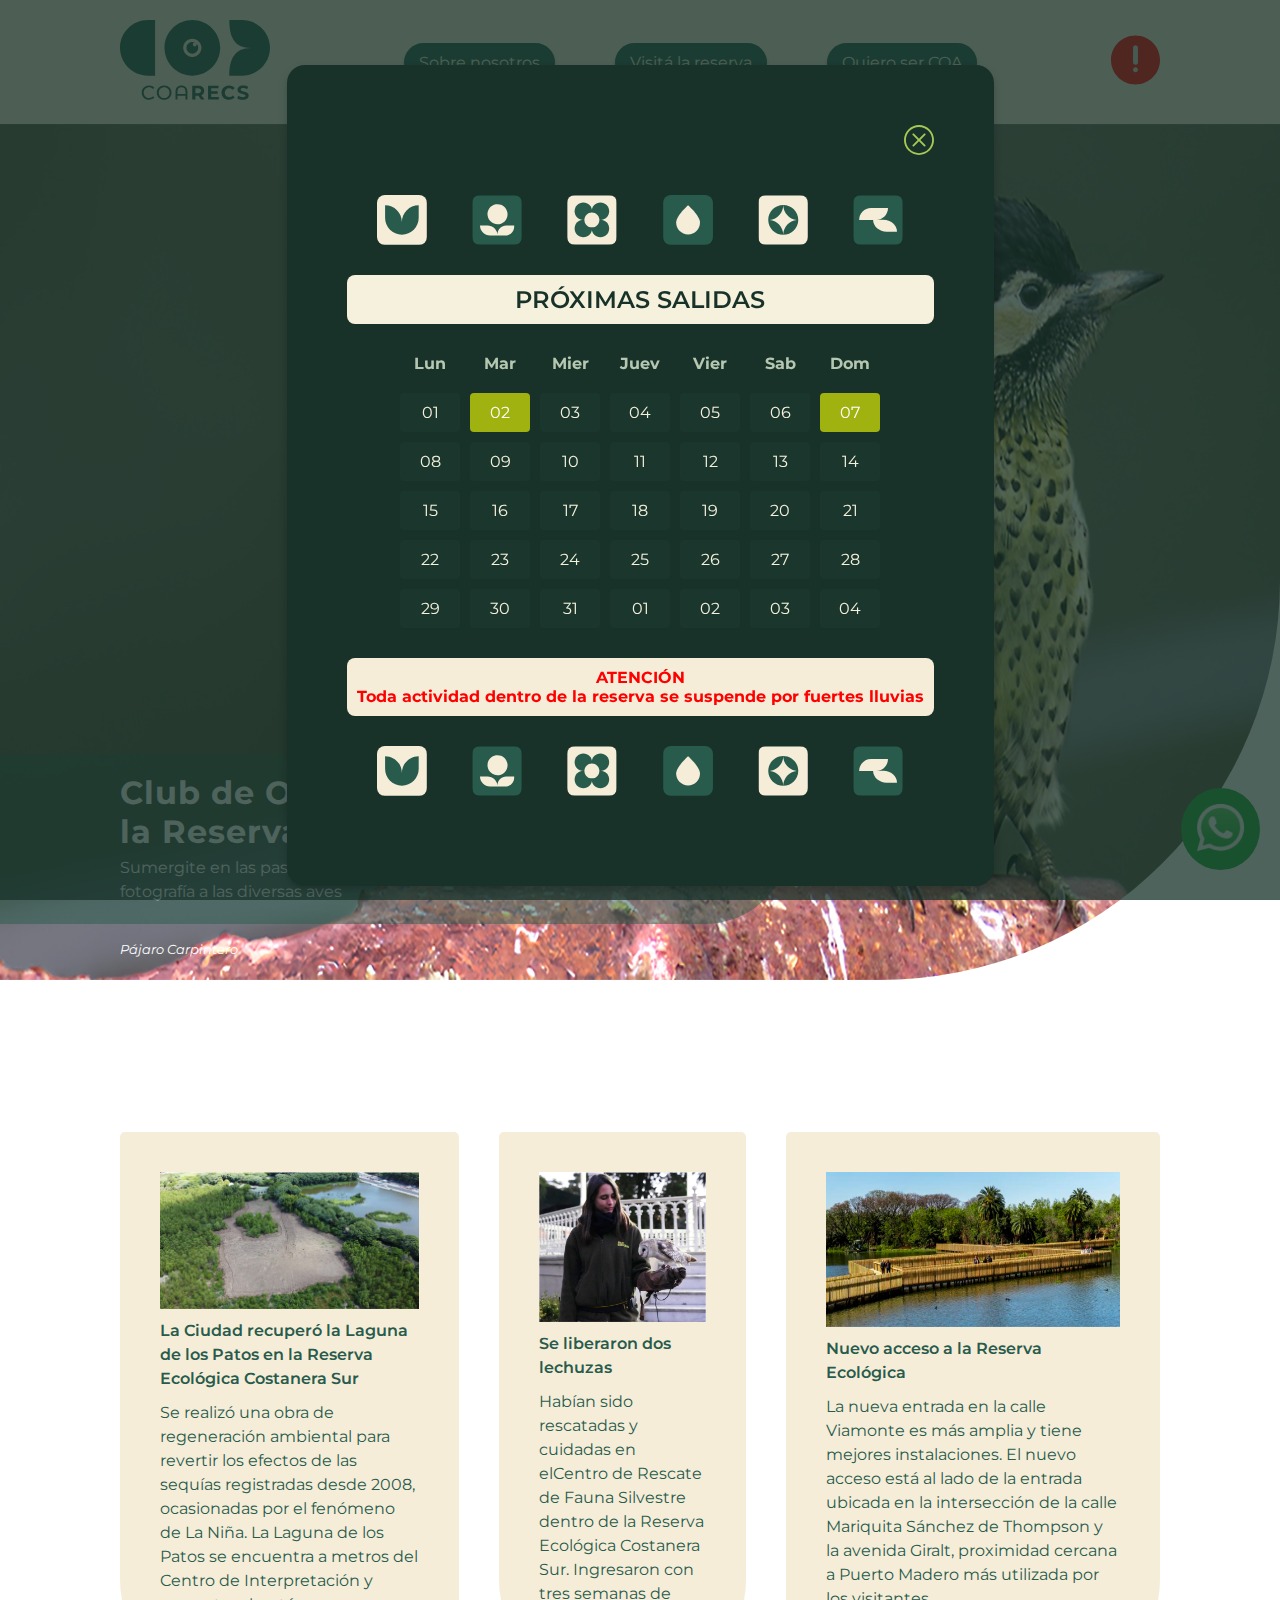
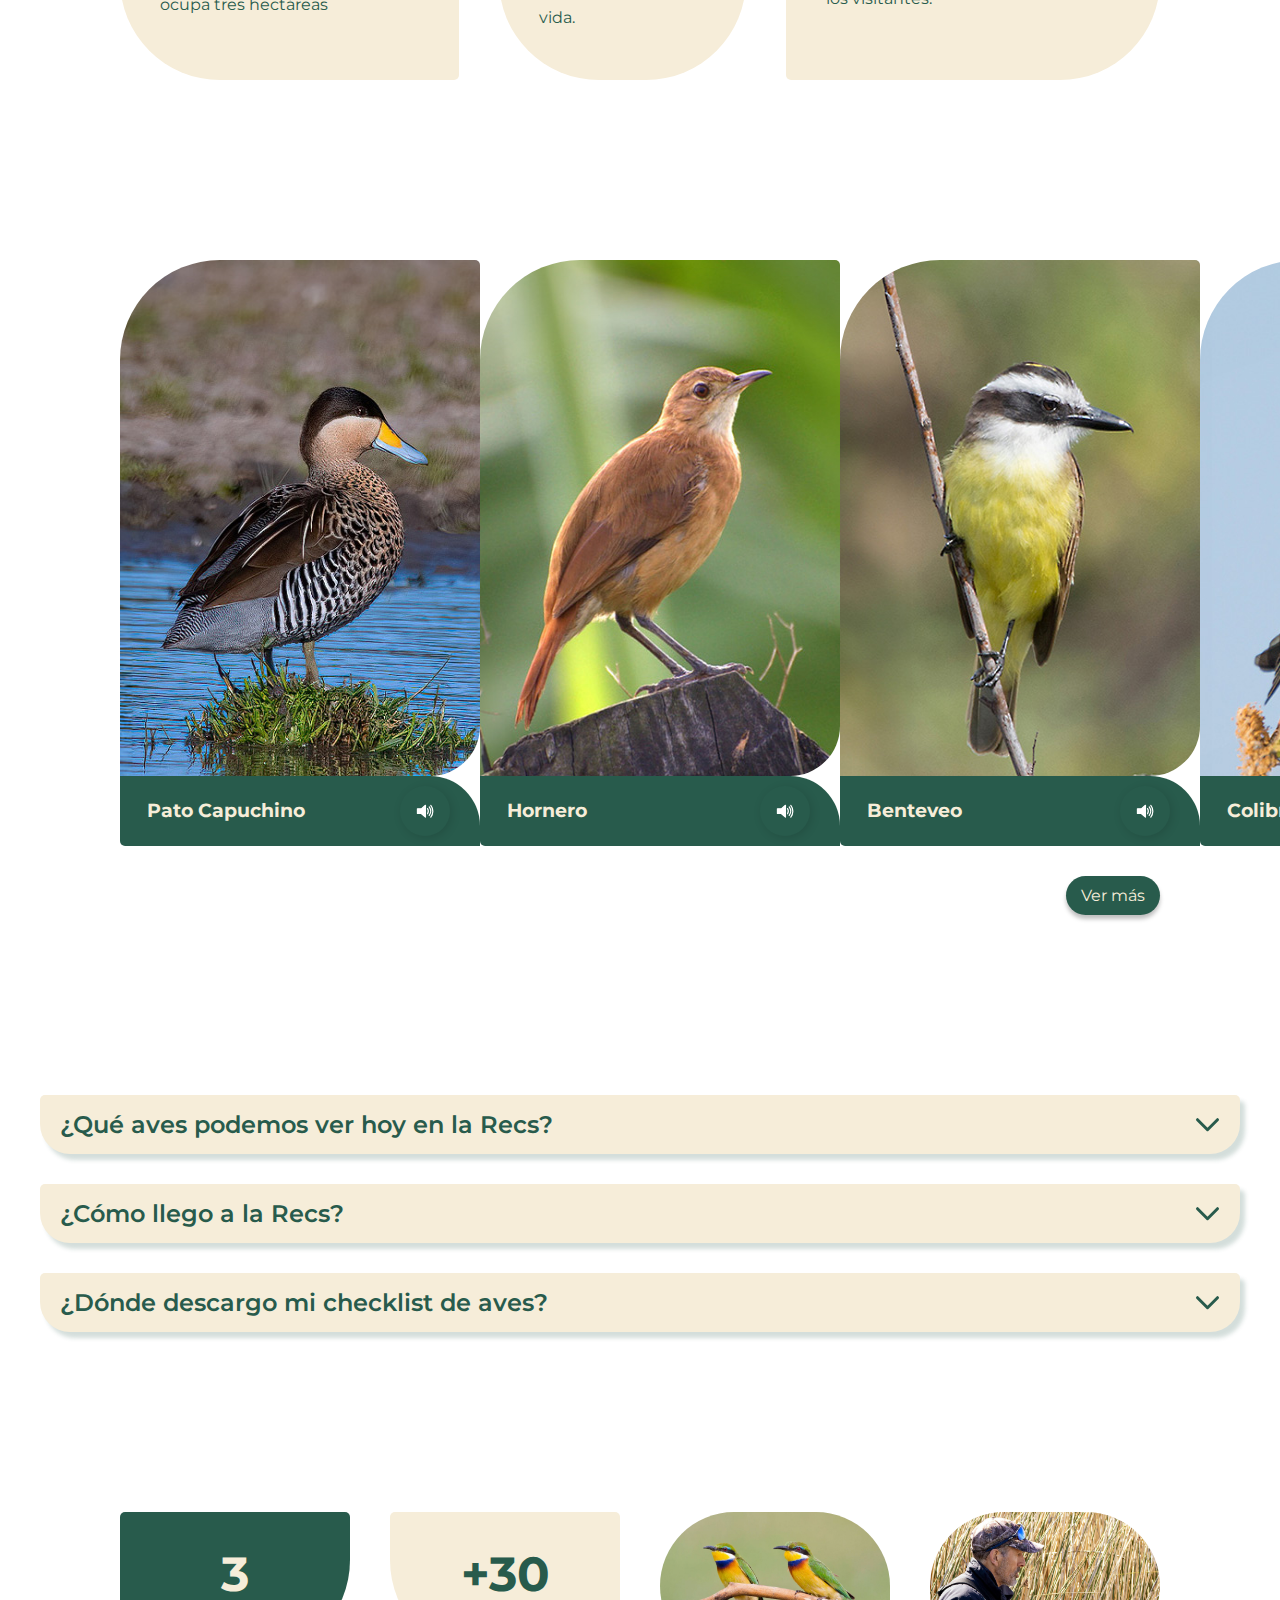
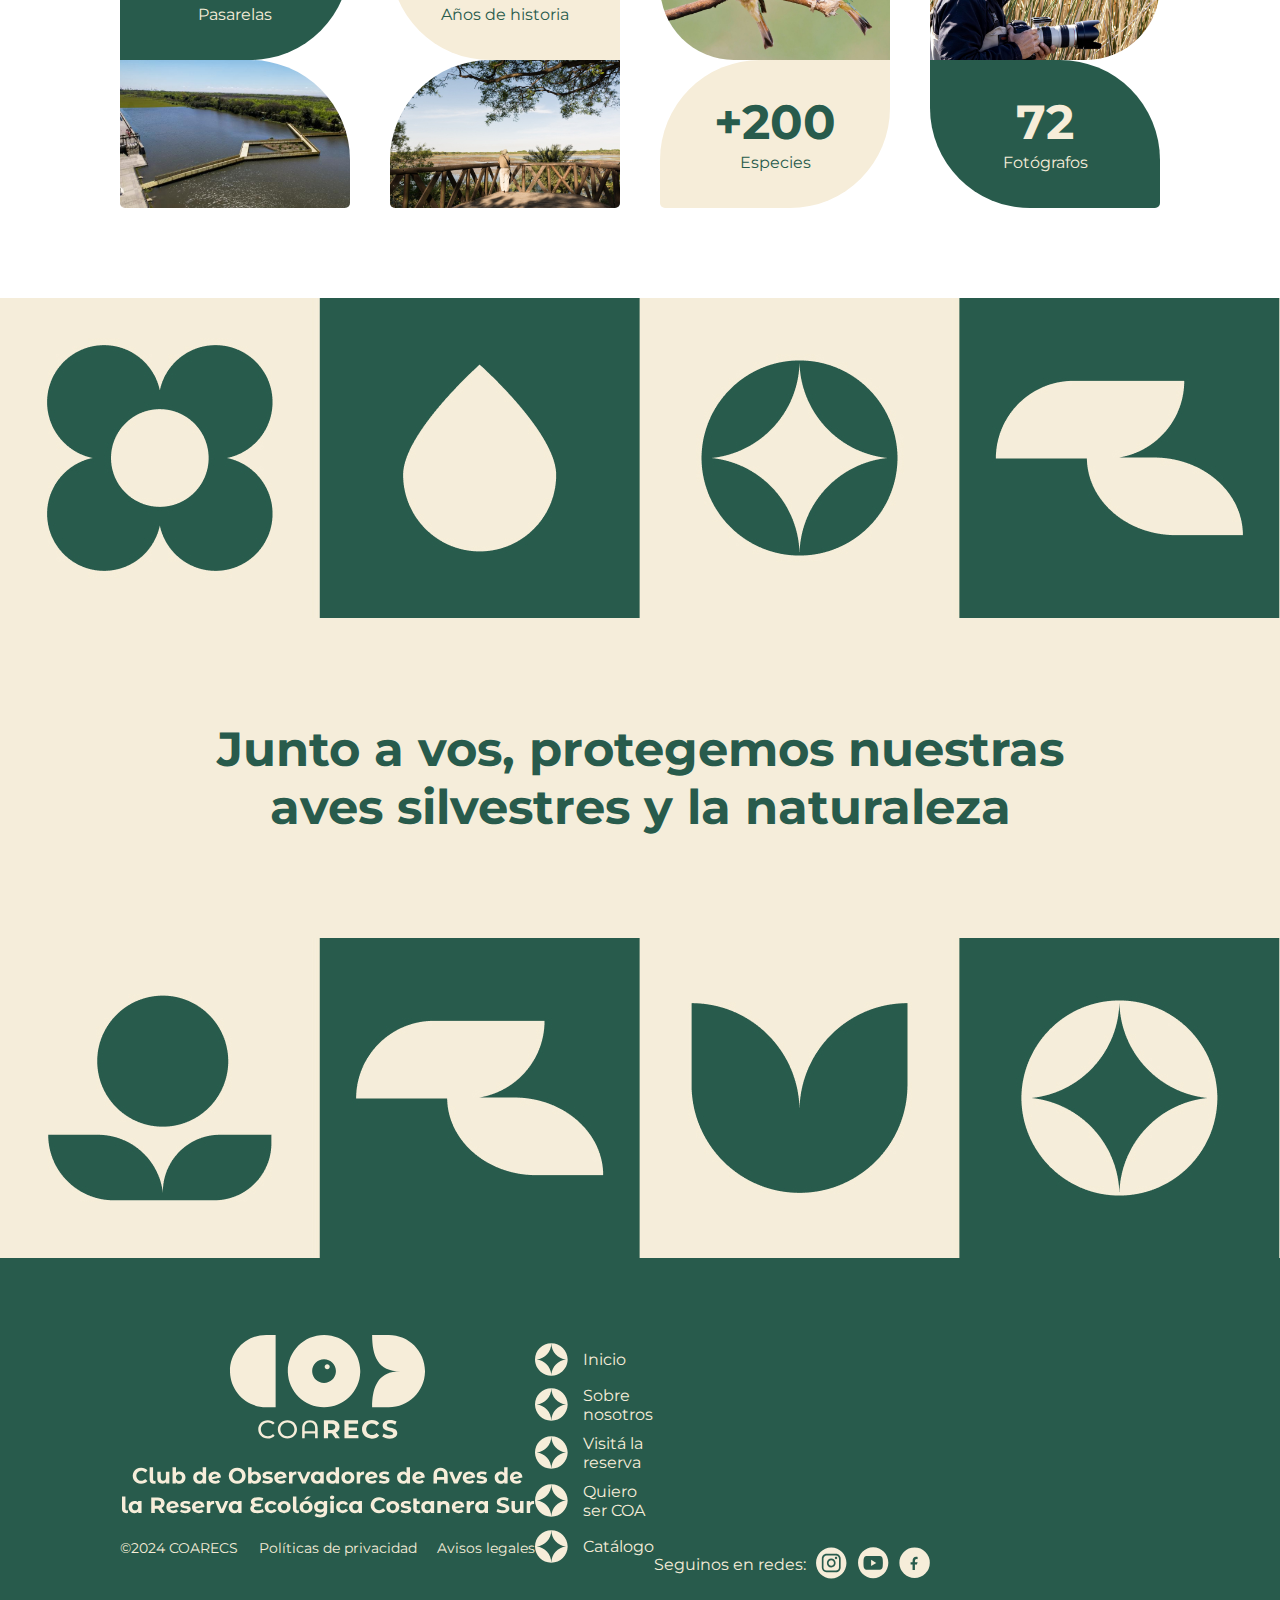
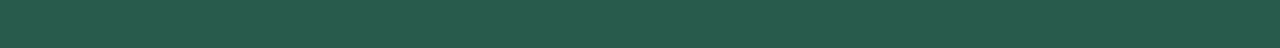
<file: index.html>
<!DOCTYPE html>
<html>
<head>
    <meta charset="utf-8"/>
    <title>coarecs-g4</title>
    <link href="estilos.css" rel="stylesheet" type="text/css"/>
    <link rel="shortcut icon" href="img/favicon.svg" type="image/x-icon">

    <!--java para Galeria-->
<script>
    function cambiarDisplay(visibilidadNueva){
        document.getElementById("calendario").style.display = visibilidadNueva
    }
    function ocultarGaleria(){
        cambiarDisplay('none')
    }
</script>

</head>
<body>
    <!-- calendari pop up -->
    <section> 
        <!-- Checkbox oculto para controlar el estado del pop-up -->
        <input type="checkbox" id="popup-toggle" checked/>
        <!-- Pop-up Overlay -->
        <div id="calendario" class="popup-overlay">
            <div class="popup-index">
                <img class="close-popup-index" src="img/la-reserva/x-circle.svg" alt="Cerrar" width="30px" height="30px" onClick="ocultarGaleria()">
                <!-- Iconos superiores -->
                <div class="icons">
                    <img src="img/index/popup/hoja_primera.svg" alt="vector de hoja" class="icon">
                    <img src="img/index/popup/planta_segundo.svg" alt="vector de planta" class="icon">
                    <img src="img/index/popup/flor_tercero.svg" alt="vector de flor" class="icon">
                    <img src="img/index/popup/gota_cuarto.svg" alt="vector de gota" class="icon">
                    <img src="img/index/popup/estrella_quinto.svg" alt="vector de estrella" class="icon">
                    <img src="img/index/popup/hojas_sexto.svg" alt="vector de hojas" class="icon">
                </div>
                <!-- Encabezado -->
                <h2>PRÓXIMAS SALIDAS</h2>
                <!-- Calendario -->
                <div class="calendar">
                    <div class="day-name">Lun</div>
                    <div class="day-name">Mar</div>
                    <div class="day-name">Mier</div>
                    <div class="day-name">Juev</div>
                    <div class="day-name">Vier</div>
                    <div class="day-name">Sab</div>
                    <div class="day-name">Dom</div>
                    <div class="day">01</div>
                    <div class="day highlight">02</div>
                    <div class="day">03</div>
                    <div class="day">04</div>
                    <div class="day">05</div>
                    <div class="day">06</div>
                    <div class="day highlight">07</div>
                    <div class="day">08</div>
                    <div class="day">09</div>
                    <div class="day">10</div>
                    <div class="day">11</div>
                    <div class="day">12</div>
                    <div class="day">13</div>
                    <div class="day">14</div>
                    <div class="day">15</div>
                    <div class="day">16</div>
                    <div class="day">17</div>
                    <div class="day">18</div>
                    <div class="day">19</div>
                    <div class="day">20</div>
                    <div class="day">21</div>
                    <div class="day">22</div>
                    <div class="day">23</div>
                    <div class="day">24</div>
                    <div class="day">25</div>
                    <div class="day">26</div>
                    <div class="day">27</div>
                    <div class="day">28</div>
                    <div class="day">29</div>
                    <div class="day">30</div>
                    <div class="day">31</div>
                    <div class="day">01</div>
                    <div class="day">02</div>
                    <div class="day">03</div>
                    <div class="day">04</div>
                </div>
                <!-- Advertencia -->
                <div class="alert">
                    ATENCIÓN<br>
                    Toda actividad dentro de la reserva se suspende por fuertes lluvias
                </div>
                <!-- Iconos inferiores -->
                <div class="icons">
                    <img src="img/index/popup/hoja_primera.svg" alt="vector de hoja" class="icon">
                    <img src="img/index/popup/planta_segundo.svg" alt="vector de planta" class="icon">
                    <img src="img/index/popup/flor_tercero.svg" alt="vector de flor" class="icon">
                    <img src="img/index/popup/gota_cuarto.svg" alt="vector de gota" class="icon">
                    <img src="img/index/popup/estrella_quinto.svg" alt="vector de estrella" class="icon">
                    <img src="img/index/popup/hojas_sexto.svg" alt="vector de hojas" class="icon">
                </div>
            </div>
        </div>
    </section>

    <header>
        <nav class= "botonera">
            <a href="index.html"><img src="img/svg/isologotipo.svg" width="150px" height="80px" alt="isologo" class="isologo"></a>
            <ul>
                <li><a href= "sobrenosotros.html">Sobre nosotros</a></li>
                <li><a href="visita-la-recs.html">Visitá la reserva</a></li>
                <li><a href="inscripcion.html">Quiero ser COA</a></li>
            </ul>

            <!--input oculto-->
            <div class="alert-container">
                <input type="checkbox" id="alert-toggle" class="alert-toggle">
                <label for="alert-toggle" class="alert-button">
                    <img src="img/svg/advertencias.svg" alt="boton de alerta">
                </label> 
                <div class="alerta-del-nav">
                    <div class="alert-box">
                        <p class="alert-title">ATENCIÓN</p>
                        <p>Toda actividad se suspende por fuertes lluvias</p>
                    </div>
                    <div class="horarios-box">
                        <p class="horarios-title">HORARIOS</p>
                        <p>Lunes a domingos<br>10 hs a 18.30 hs</p>
                        <p>ENTRADA LIBRE Y GRATUITA</p>
                    </div>
                </div>
            </div>
        </nav>
    </header>
    
    <main>
        <!--slide general-->
        <div class="slider-general">
            <ul class="slide-portada">
                <li><img src="img/slider/index/carpintero.jpg" width="1920px" height="856px" alt="pato capuchino"><p class="bajada-slider">Pájaro Carpintero</p></li>
                <li><img src="img/slider/index/observadores-ciudad.jpg" width="1920px" height="856px" alt=" mujer mirando el cielo"> <p class="bajada-slider">Salida a la Reserva</p></li>
                <li><img src="img/slider/index/observadores-frente.jpg" width="1920px" height="856px" alt="grupo fotografiando aves"> <p class="bajada-slider">Miembros COARECS</p></li>
                <li><img src="img/slider/index/pato-capuchino.jpg" width="1920px" height="856px" alt="hombre con camara fotográfica"><p class="bajada-slider">Pato Capuchino</p></li>
            </ul>
            
            <div class="pastilla-slider">
                <h1>Club de Observadores de Aves de<br>la Reserva Ecológica Costanera Sur</h1>
                <p>Sumergite en las pasarelas de la reserva y<br>fotografía a las diversas aves</p>
            </div>            
        </div>

        <!--Novedades-->
        <section class="novedades">            
            <h1>Novedades</h1>
            <div class="nov-cont">
                <div class="cont-izq">
                    <img class="nov-cont-img" src="img/index/laguna.jpg" width="525px" height="277px" alt="laguna seca">
                    <h6>La Ciudad recuperó  la Laguna de los Patos en la Reserva Ecológica Costanera Sur</h6>
                    <p>Se realizó una obra de regeneración ambiental para revertir los efectos de las sequías registradas desde 2008, ocasionadas por el fenómeno de La Niña.
                    La Laguna de los Patos se encuentra a metros del Centro de Interpretación y ocupa tres hectáreas</p>
                </div>
                <div class="cont-centro">
                    <img class="nov-cont-img" src="img/index/lechuzas.jpg" width="311px" height="277px" alt="chica con lechuza">
                    <h6>Se liberaron dos lechuzas</h6>
                    <p>
                        Habían sido rescatadas y cuidadas en elCentro de Rescate de Fauna Silvestre dentro de la Reserva Ecológica Costanera Sur. Ingresaron  con tres semanas de vida.                          
                    </p>
                </div>
                <div class="cont-der">
                    <img class="nov-cont-img" src="img/index/pasarelas-nov.jpg" width="525px" height="277px" alt="pasarelas de novedades">
                    <h6>Nuevo acceso a la Reserva Ecológica</h6>
                    <p>
                        La nueva entrada en la calle Viamonte es más amplia y tiene mejores instalaciones.
                        El nuevo acceso está al lado de la entrada ubicada en la intersección de la calle Mariquita Sánchez de Thompson  y la avenida Giralt, proximidad cercana a Puerto Madero  más utilizada por los visitantes.
                    </p>
                </div>
            </div>
        </section>

        <!-- whatsapp fixed -->
        <a href="https://whatsapp.com/channel/0029Vaj1EEw1Hsq1kCZibK2K" target="_blank"><button class="btn-flotante"><img src="img/svg/wpp.png" width="49px" height="49px" alt="whatsapp"></button></a>

        <!-- cardx4 - catálogo -->
        <section class="catalogo-index">
            <div class="cardcontenedor">
                <div class="cardpajaros">
                    <div class="card">
                        <img src="img/cards-pajaros/pato-capuchino.jpg" width="360px" height="516px" alt="pato-capuchino">
                        <div class="card__contenido">
                            <p class="card__descripcion">Mide de 37 a 42 cm de longitud.</p>
                            <p class="card__descripcion">Se alimenta de semillas y de plantas acuáticas. Complementa su dieta con pequeños invertebrados, artrópodos e insectos.</p>
                            <p class="card__descripcion">Su distribución geográfica se extiende por América del Sur.</p>
                            <p class="card__descripcion">Estado de Conservación: Preocupación menor.</p>
                        </div>
                    </div>
                    <div class="nombrepajaro">
                        <h3>Pato Capuchino</h3>
                        <!-- Ocultamos los controles del audio -->
                        <audio id="audioPato" style="display: none;">
                            <source src="img/audios/sonidodepato.mp3" type="audio/mpeg">
                            <source src="img/audios/sonidodepato.wav" type="audio/wav">
                            Your browser does not support the audio element.
                        </audio>
                        <input type="checkbox" id="checkboxPato" class="hidden">
                        <label for="checkboxPato" class="toggleSwitch">
                            <!-- SVG del altavoz que hará clic para reproducir/pausar el sonido -->
                            <div class="speaker" onclick="toggleAudio('audioPato')">
                                <svg xmlns="http://www.w3.org/2000/svg" version="1.0" viewBox="0 0 75 75">
                                    <path d="M39.389,13.769 L22.235,28.606 L6,28.606 L6,47.699 L21.989,47.699 L39.389,62.75 L39.389,13.769z" style="stroke:#fff;stroke-width:5;stroke-linejoin:round;fill:#fff;"></path>
                                    <path d="M48,27.6a19.5,19.5 0 0 1 0,21.4M55.1,20.5a30,30 0 0 1 0,35.6M61.6,14a38.8,38.8 0 0 1 0,48.6" style="fill:none;stroke:#fff;stroke-width:5;stroke-linecap:round"></path>
                                </svg>
                            </div>
                            <div class="mute-speaker" onclick="toggleAudio('audioPato')" style="display: none;">
                                <svg version="1.0" viewBox="0 0 75 75" stroke="#fff" stroke-width="5">
                                    <path d="m39,14-17,15H6V48H22l17,15z" fill="#fff" stroke-linejoin="round"></path>
                                    <path d="m49,26 20,24m0-24-20,24" fill="#fff" stroke-linecap="round"></path>
                                </svg>
                            </div>
                        </label>
                    </div>
                </div>
                <div class="cardpajaros">
                    <div class="card">
                        <img src="img/cards-pajaros/hornero.jpg" width="360px" height="516px" alt="hornero">
                        <div class="card__contenido">
                            <p class="card__descripcion">Mide entre 16 y 23 cm de longitud.</p>
                            <p class="card__descripcion">Se alimenta de insectos y consigue su alimento mientras camina por el suelo. Come principalmente grillos y mariposas.</p>
                            <p class="card__descripcion">Es típico de América del Sur y está presente en una amplia variedad de hábitats.</p>
                            <p class="card__descripcion">Estado de Conservación: Preocupación menor.</p>
                        </div>
                    </div>
                    <div class="nombrepajaro">
                        <h3>Hornero</h3>
                        <!-- Ocultamos los controles del audio -->
                        <audio id="audioHornero" style="display: none;">
                            <source src="img/audios/cantodehornero.mp3" type="audio/mpeg">
                            <source src="img/audios/cantodehornero.wav" type="audio/wav">
                            Your browser does not support the audio element.
                        </audio>
                        <input type="checkbox" id="checkboxHornero" class="hidden">
                        <label for="checkboxHornero" class="toggleSwitch">
                            <!-- SVG del altavoz que hará clic para reproducir/pausar el sonido -->
                            <div class="speaker" onclick="toggleAudio('audioHornero')">
                                <svg xmlns="http://www.w3.org/2000/svg" version="1.0" viewBox="0 0 75 75">
                                    <path d="M39.389,13.769 L22.235,28.606 L6,28.606 L6,47.699 L21.989,47.699 L39.389,62.75 L39.389,13.769z" style="stroke:#fff;stroke-width:5;stroke-linejoin:round;fill:#fff;"></path>
                                    <path d="M48,27.6a19.5,19.5 0 0 1 0,21.4M55.1,20.5a30,30 0 0 1 0,35.6M61.6,14a38.8,38.8 0 0 1 0,48.6" style="fill:none;stroke:#fff;stroke-width:5;stroke-linecap:round"></path>
                                </svg>
                            </div>
                            <div class="mute-speaker" onclick="toggleAudio('audioHornero')" style="display: none;">
                                <svg version="1.0" viewBox="0 0 75 75" stroke="#fff" stroke-width="5">
                                    <path d="m39,14-17,15H6V48H22l17,15z" fill="#fff" stroke-linejoin="round"></path>
                                    <path d="m49,26 20,24m0-24-20,24" fill="#fff" stroke-linecap="round"></path>
                                </svg>
                            </div>
                        </label>
                    </div>
                </div>
                <div class="cardpajaros">
                    <div class="card">
                        <img src="img/cards-pajaros/benteveo.jpg" width="360px" height="516px" alt="benteveo">
                        <div class="card__contenido">
                            <p class="card__descripcion">Mide entre 21 y 26 cm de longitud.</p>
                            <p class="card__descripcion">Consume todo tipo de invertebrados, e insectos y la complementa con algunas frutas, pequeños roedores y reptiles, e incluso peces.</p>
                            <p class="card__descripcion">Se distribuye desde el sur de Estados Unidos hasta el centro de Argentina.</p>
                            <p class="card__descripcion">Estado de Conservación: Preocupación menor.</p>
                        </div>
                    </div>
                    <div class="nombrepajaro">
                        <h3>Benteveo</h3>
                        <!-- Ocultamos los controles del audio -->
                        <audio id="audioBenteveo" style="display: none;">
                            <source src="img/audios/cantobenteveo.mp3" type="audio/mpeg">
                            <source src="img/audios/cantobenteveo.wav" type="audio/wav">
                            Your browser does not support the audio element.
                        </audio>
                        <input type="checkbox" id="checkboxBenteveo" class="hidden">
                        <label for="checkboxBenteveo" class="toggleSwitch">
                            <!-- SVG del altavoz que hará clic para reproducir/pausar el sonido -->
                            <div class="speaker" onclick="toggleAudio('audioBenteveo')">
                                <svg xmlns="http://www.w3.org/2000/svg" version="1.0" viewBox="0 0 75 75">
                                    <path d="M39.389,13.769 L22.235,28.606 L6,28.606 L6,47.699 L21.989,47.699 L39.389,62.75 L39.389,13.769z" style="stroke:#fff;stroke-width:5;stroke-linejoin:round;fill:#fff;"></path>
                                    <path d="M48,27.6a19.5,19.5 0 0 1 0,21.4M55.1,20.5a30,30 0 0 1 0,35.6M61.6,14a38.8,38.8 0 0 1 0,48.6" style="fill:none;stroke:#fff;stroke-width:5;stroke-linecap:round"></path>
                                </svg>
                            </div>
                            <div class="mute-speaker" onclick="toggleAudio('audioBenteveo')" style="display: none;">
                                <svg version="1.0" viewBox="0 0 75 75" stroke="#fff" stroke-width="5">
                                    <path d="m39,14-17,15H6V48H22l17,15z" fill="#fff" stroke-linejoin="round"></path>
                                    <path d="m49,26 20,24m0-24-20,24" fill="#fff" stroke-linecap="round"></path>
                                </svg>
                            </div>
                        </label>
                    </div>
                </div>
                <div class="cardpajaros">
                    <div class="card">
                        <img src="img/cards-pajaros/colibri-verde.jpg" width="360px" height="516px" alt="colibri">
                        <div class="card__contenido">
                            <p class="card__descripcion">Mide 9 cm de longitud; el pico es de 2 cm.</p>
                            <p class="card__descripcion">Se alimenta principalmente de flores, utilizando su pico tubular.</p>
                            <p class="card__descripcion">Vive en ambientes variados. Zonas boscosas, en matorrales, pastizales, jardines y parques.</p>
                            <p class="card__descripcion">Estado de Conservación: Preocupación menor.</p>
                        </div>
                    </div>
                    <div class="nombrepajaro">
                        <h3>Colibri</h3>
                        <!-- Ocultamos los controles del audio -->
                        <audio id="audioColibri" style="display: none;">
                            <source src="img/audios/cantopicaflor.mp3" type="audio/mpeg">
                            <source src="img/audios/cantopicaflor.wav" type="audio/wav">
                            Your browser does not support the audio element.
                        </audio>
                        <input type="checkbox" id="checkboxColibri" class="hidden">
                        <label for="checkboxColibri" class="toggleSwitch">
                            <!-- SVG del altavoz que hará clic para reproducir/pausar el sonido -->
                            <div class="speaker" onclick="toggleAudio('audioColibri')">
                                <svg xmlns="http://www.w3.org/2000/svg" version="1.0" viewBox="0 0 75 75">
                                    <path d="M39.389,13.769 L22.235,28.606 L6,28.606 L6,47.699 L21.989,47.699 L39.389,62.75 L39.389,13.769z" style="stroke:#fff;stroke-width:5;stroke-linejoin:round;fill:#fff;"></path>
                                    <path d="M48,27.6a19.5,19.5 0 0 1 0,21.4M55.1,20.5a30,30 0 0 1 0,35.6M61.6,14a38.8,38.8 0 0 1 0,48.6" style="fill:none;stroke:#fff;stroke-width:5;stroke-linecap:round"></path>
                                </svg>
                            </div>
                            <div class="mute-speaker" onclick="toggleAudio('audioColibri')" style="display: none;">
                                <svg version="1.0" viewBox="0 0 75 75" stroke="#fff" stroke-width="5">
                                    <path d="m39,14-17,15H6V48H22l17,15z" fill="#fff" stroke-linejoin="round"></path>
                                    <path d="m49,26 20,24m0-24-20,24" fill="#fff" stroke-linecap="round"></path>
                                </svg>
                            </div>
                        </label>
                    </div>
                </div>
            </div>
            <div class="vermas">
                <a href="catalogo.html">Ver más</a>
            </div>
        </section>

        <!-- Preguntas frecuentes -->
        <section class="preguntas">
            <details>
                <summary>
                    <h2>¿Qué aves podemos ver hoy en la Recs?</h2>
                    <button class="flecha-preg"></button>
                </summary>
                <ul class="respuesta">
                    <li>Podrás observar mistos (Sicalis luteola), piquito de plata (Hymenops perspicillatus),tacuarita azul (Polioptila dumicola), jilgueros (Sicalis flaveola), calandrias (Mimus saturninus), carpinteros reales (Colaptes melanochloros), hocó colorado (Tigrisoma linetaum), picaflor bronceado (Hylocharis chrysura), cardenales (Paroaria coronata) y tijeretas (Tyrannus savana), por destacar a algunos.</li>

                    <li>En sus lagunas, también pueden observarse especies acuáticas como el chajá (Chauna torquata), la jacana (Jacana jacana) y la maca común (Rollandia rolland).</li>
                </ul>
            </details>

            <details>
                <summary>
                    <h2>¿Cómo llego a la Recs?</h2>
                    <button class="flecha-preg"></button>
                </summary>
                <ul class="respuesta">
                    <li>Las siguentes líneas de transporte tienen rutas que pasan cerca de la RECS:</li>
                    <li><h6>Colectivo:</h6> 105, 146, 152, 180, 2.</li>
                    <li><h6>Tren:</h6> Belgrano Norte, Mitre, Mitre, Roca, San Martín.</li>
                    <li><h6>Subte:</h6> A, B, D, E.</li>
                </ul>
            </details>

            <details>
                <summary>
                    <h2>¿Dónde descargo mi checklist de aves?</h2>
                    <button class="flecha-preg"></button>
                </summary>
                <p>Podes descargarlo desde la sección <a href="visita-la-recs.html">“visitá la reserva”</a></p>
            </details>
        </section>

        <!-- datos -->
        <section class="grid">
            <article class="grid-pasarelas"><h5>3</h5><p>Pasarelas</p></article>
            <article class="historia"><h5>+30</h5><p>Años de historia</p></article>
            <img class="img-3" src="img/index/pajaros.jpg" width="388px" height="250px" alt="duo de pajaros">
            <img class="img-4" src="img/index/fotografo.jpg" width="388px" height="250px" alt="fotografo perfil">
            <img class="img-1" src="img/index/pasarelas.jpg" width="388px" height="250px" alt="pasarelas datos">            
            <img class="img-2" src="img/index/vista.jpg" width="388px" height="250px" alt="persona de espaldas mirando">
            <article class="grid-pajaros"><h5>+200</h5><p>Especies</p></article>
            <article class="grid-fotog"><h5>72</h5><p>Fotógrafos</p></article>
        </section>

        <!-- img + frase -->
        <section class="frase">
            <h5>Junto a vos, protegemos nuestras<br>aves silvestres y la naturaleza</h5>
        </section>
    </main>

    <!--Pie de pagina-->
    <footer>
        <div>
            <img src="img/svg/logogeneral.svg" width="415px" height="186px" alt="logo+titulo">
            <ul class="legales">
                <li>©2024 COARECS</li>
                <li>Políticas de privacidad</li>
                <li>Avisos legales</li>
            </ul>
        </div>
        <div class="mapasitio">
            <ul>
                <li><img src="img/svg/estrellas.svg" width="33px" height="33px"><a href="index.html">Inicio</a></li>
                <li><img src="img/svg/estrellas.svg" width="33px" height="33px"><a href="sobrenosotros.html">Sobre nosotros</a></li>
                <li><img src="img/svg/estrellas.svg" width="33px" height="33px"><a href="visita-la-recs.html">Visitá la reserva</a></li>
                <li><img src="img/svg/estrellas.svg" width="33px" height="33px"><a href="inscripcion.html">Quiero ser COA</a></li>
                <li><img src="img/svg/estrellas.svg" width="33px" height="33px"><a href="catalogo.html">Catálogo</a></li>
            </ul>            
        </div>
        <div>
            <iframe src="https://www.google.com/maps/embed?pb=!1m18!1m12!1m3!1d3283.866986592482!2d-58.354782323360894!3d-34.60752485770075!2m3!1f0!2f0!3f0!3m2!1i1024!2i768!4f13.1!3m3!1m2!1s0x95a3351f97fbdf97%3A0xc0a4d539dc2254f!2sReserva%20Ecol%C3%B3gica%20Costanera%20Sur!5e0!3m2!1ses-419!2sar!4v1729278855101!5m2!1ses-419!2sar" width="550px" height="220px" style="border:0;" allowfullscreen="" loading="lazy" referrerpolicy="no-referrer-when-downgrade"></iframe>
            <div class="redes">
                <p>Seguinos en redes:</p>
                <a href="https://www.instagram.com/coarecs/" target="_blank"><img src="img/svg/ig.svg" alt="instagram"></a>
                <a href="https://www.youtube.com/watch?v=ebSASzNQS1Q" target="_blank"><img src="img/svg/youtube.svg" alt="youtube"></a>
                <a href="https://www.facebook.com/grupocoarecs" target="_blank"><img src="img/svg/face.svg" alt="facebook"></a>
            </div>

        </div>
    </footer>
</body>
<script>
    function toggleAudio(audioId) {
    var audio = document.getElementById(audioId);
    var speakerIcon = audio.nextElementSibling.querySelector('.speaker');
    var muteIcon = audio.nextElementSibling.querySelector('.mute-speaker');

    // Reproducir o pausar el audio
    if (audio.paused) {
        audio.play();
        speakerIcon.style.display = 'none';  // Ocultar el ícono del altavoz
        muteIcon.style.display = 'block';    // Mostrar el ícono de mute
    } else {
        audio.pause();
        speakerIcon.style.display = 'block'; // Mostrar el ícono del altavoz
        muteIcon.style.display = 'none';     // Ocultar el ícono de mute
    }
}
</script>
</html>
</file>
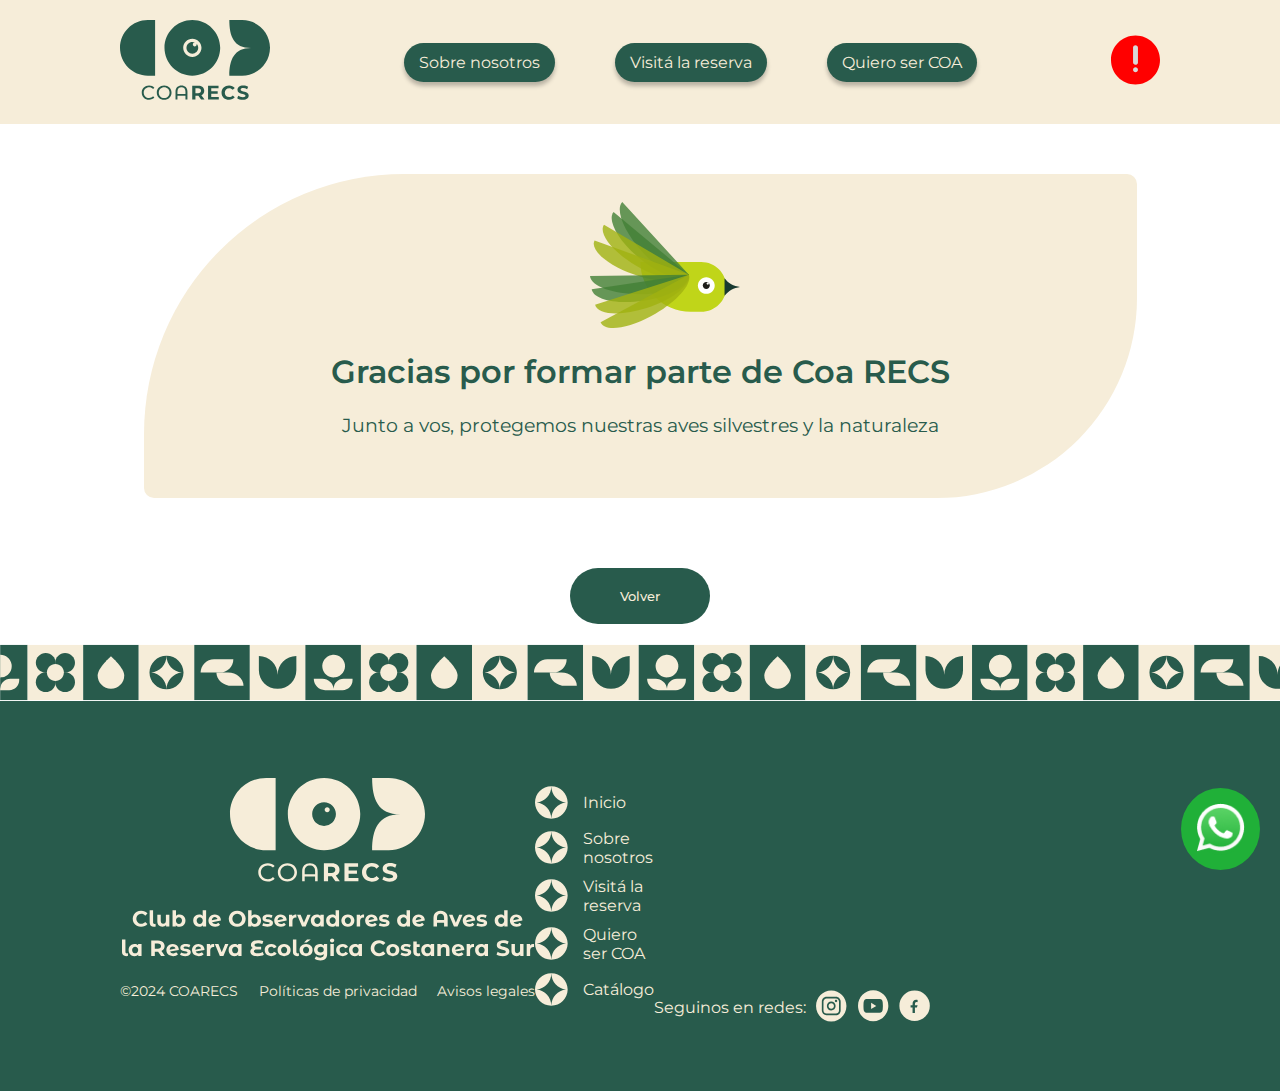
<file: agradecimiento.html>
<!DOCTYPE html>
<html>
<head>
    <meta charset="utf-8"/>
    <title>coarecs-g4</title>
    <link href="estilos.css" rel="stylesheet" type="text/css"/>
    <link rel="shortcut icon" href="img/favicon.svg" type="image/x-icon">
</head>
<body>
    <header>
        <nav class= "botonera">
            <a href="index.html"><img src="img/svg/isologotipo.svg" width="150px" height="80px" alt="isologo" class="isologo"></a>
            <ul>
                <li><a href= "sobrenosotros.html">Sobre nosotros</a></li>
                <li><a href="visita-la-recs.html">Visitá la reserva</a></li>
                <li><a href="inscripcion.html">Quiero ser COA</a></li>
            </ul>
            <!--input oculto-->
            <div class="alert-container">
                <input type="checkbox" id="alert-toggle" class="alert-toggle">
                <label for="alert-toggle" class="alert-button">
                    <img src="img/svg/advertencias.svg" alt="boton de alerta">
                </label> 
                <div class="alerta-del-nav">
                    <div class="alert-box">
                        <p class="alert-title">ATENCIÓN</p>
                        <p>Toda actividad se suspende por fuertes lluvias</p>
                    </div>
                    <div class="horarios-box">
                        <p class="horarios-title">HORARIOS</p>
                        <p>Lunes a domingos<br>10 hs a 18.30 hs</p>
                        <p>ENTRADA LIBRE Y GRATUITA</p>
                    </div>
                </div>
            </div>
        </nav>
    </header>
    <main>
        <!--boton flotante-->
        <a href="https://whatsapp.com/channel/0029Vaj1EEw1Hsq1kCZibK2K" target="_blank"><button class="btn-flotante"><img src="img/svg/wpp.png" width="49px" height="49px" alt="whatsapp"></button></a>
        <section class="contenedor-agradecer">
            <div class="agradecer">
                <div class="contenedor-animacion">
                    <img src="img/cuerpito.svg" alt="pajarito cuerpo" class="bird-body">
                    <img src="img/alitas_abajo.svg" alt="pajarito alas abajo" class="bird-wings wings-down">
                    <img src="img/alitas_arriba.svg" alt="pajarito alas arriba" class="bird-wings wings-up">
                </div>
                <h2>Gracias por formar parte de Coa RECS</h2>
                <p>Junto a vos, protegemos nuestras aves silvestres y la naturaleza</p>
            </div>
        </section>
        <div class="boton-volver">
            <a href="index.html"><input type="submit" value="Volver" class="submit"></a>
        </div>
        <section class="slider">
            <div class="slide-track">
                <div class="slide">
                    <img src="img/scroll_horizontal_cinta.svg" alt="tira de ilustraciones">
                </div>
                    <div class="slide">
                    <img src="img/scroll_horizontal_cinta.svg" alt="tira de ilustraciones">
                </div>
                <div class="slide">
                    <img src="img/scroll_horizontal_cinta.svg" alt="tira de ilustraciones">
                </div>
                <div class="slide">
                    <img src="img/scroll_horizontal_cinta.svg" alt="tira de ilustraciones">
                </div>
                <div class="slide">
                    <img src="img/scroll_horizontal_cinta.svg" alt="tira de ilustraciones">
                </div>
                <div class="slide">
                    <img src="img/scroll_horizontal_cinta.svg" alt="tira de ilustraciones">
                </div>
                <div class="slide">
                    <img src="img/scroll_horizontal_cinta.svg" alt="tira de ilustraciones">
                </div>
            </div>
        </section>
    </main>
    <footer>
        <div>
            <img src="img/svg/logogeneral.svg" width="415px" height="186px" alt="logo+titulo">
            <ul class="legales">
                <li>©2024 COARECS</li>
                <li>Políticas de privacidad</li>
                <li>Avisos legales</li>
            </ul>
        </div>
        <div class="mapasitio">
            <ul>
                <li><img src="img/svg/estrellas.svg" width="33px" height="33px"><a href="index.html">Inicio</a></li>
                <li><img src="img/svg/estrellas.svg" width="33px" height="33px"><a href="sobrenosotros.html">Sobre nosotros</a></li>
                <li><img src="img/svg/estrellas.svg" width="33px" height="33px"><a href="visita-la-recs.html">Visitá la reserva</a></li>
                <li><img src="img/svg/estrellas.svg" width="33px" height="33px"><a href="inscripcion.html">Quiero ser COA</a></li>
                <li><img src="img/svg/estrellas.svg" width="33px" height="33px"><a href="catalogo.html">Catálogo</a></li>
            </ul>            
        </div>
        <div>
            <iframe src="https://www.google.com/maps/embed?pb=!1m18!1m12!1m3!1d3283.866986592482!2d-58.354782323360894!3d-34.60752485770075!2m3!1f0!2f0!3f0!3m2!1i1024!2i768!4f13.1!3m3!1m2!1s0x95a3351f97fbdf97%3A0xc0a4d539dc2254f!2sReserva%20Ecol%C3%B3gica%20Costanera%20Sur!5e0!3m2!1ses-419!2sar!4v1729278855101!5m2!1ses-419!2sar" width="550px" height="220px" style="border:0;" allowfullscreen="" loading="lazy" referrerpolicy="no-referrer-when-downgrade"></iframe>
            <div class="redes">
                <p>Seguinos en redes:</p>
                <a href="https://www.instagram.com/coarecs/" target="_blank"><img src="img/svg/ig.svg" alt="instagram"></a>
                <a href="https://www.youtube.com/watch?v=ebSASzNQS1Q" target="_blank"><img src="img/svg/youtube.svg" alt="youtube"></a>
                <a href="https://www.facebook.com/grupocoarecs" target="_blank"><img src="img/svg/face.svg" alt="facebook"></a>
            </div>
        </div>
    </footer>
</body>
</html>
</file>
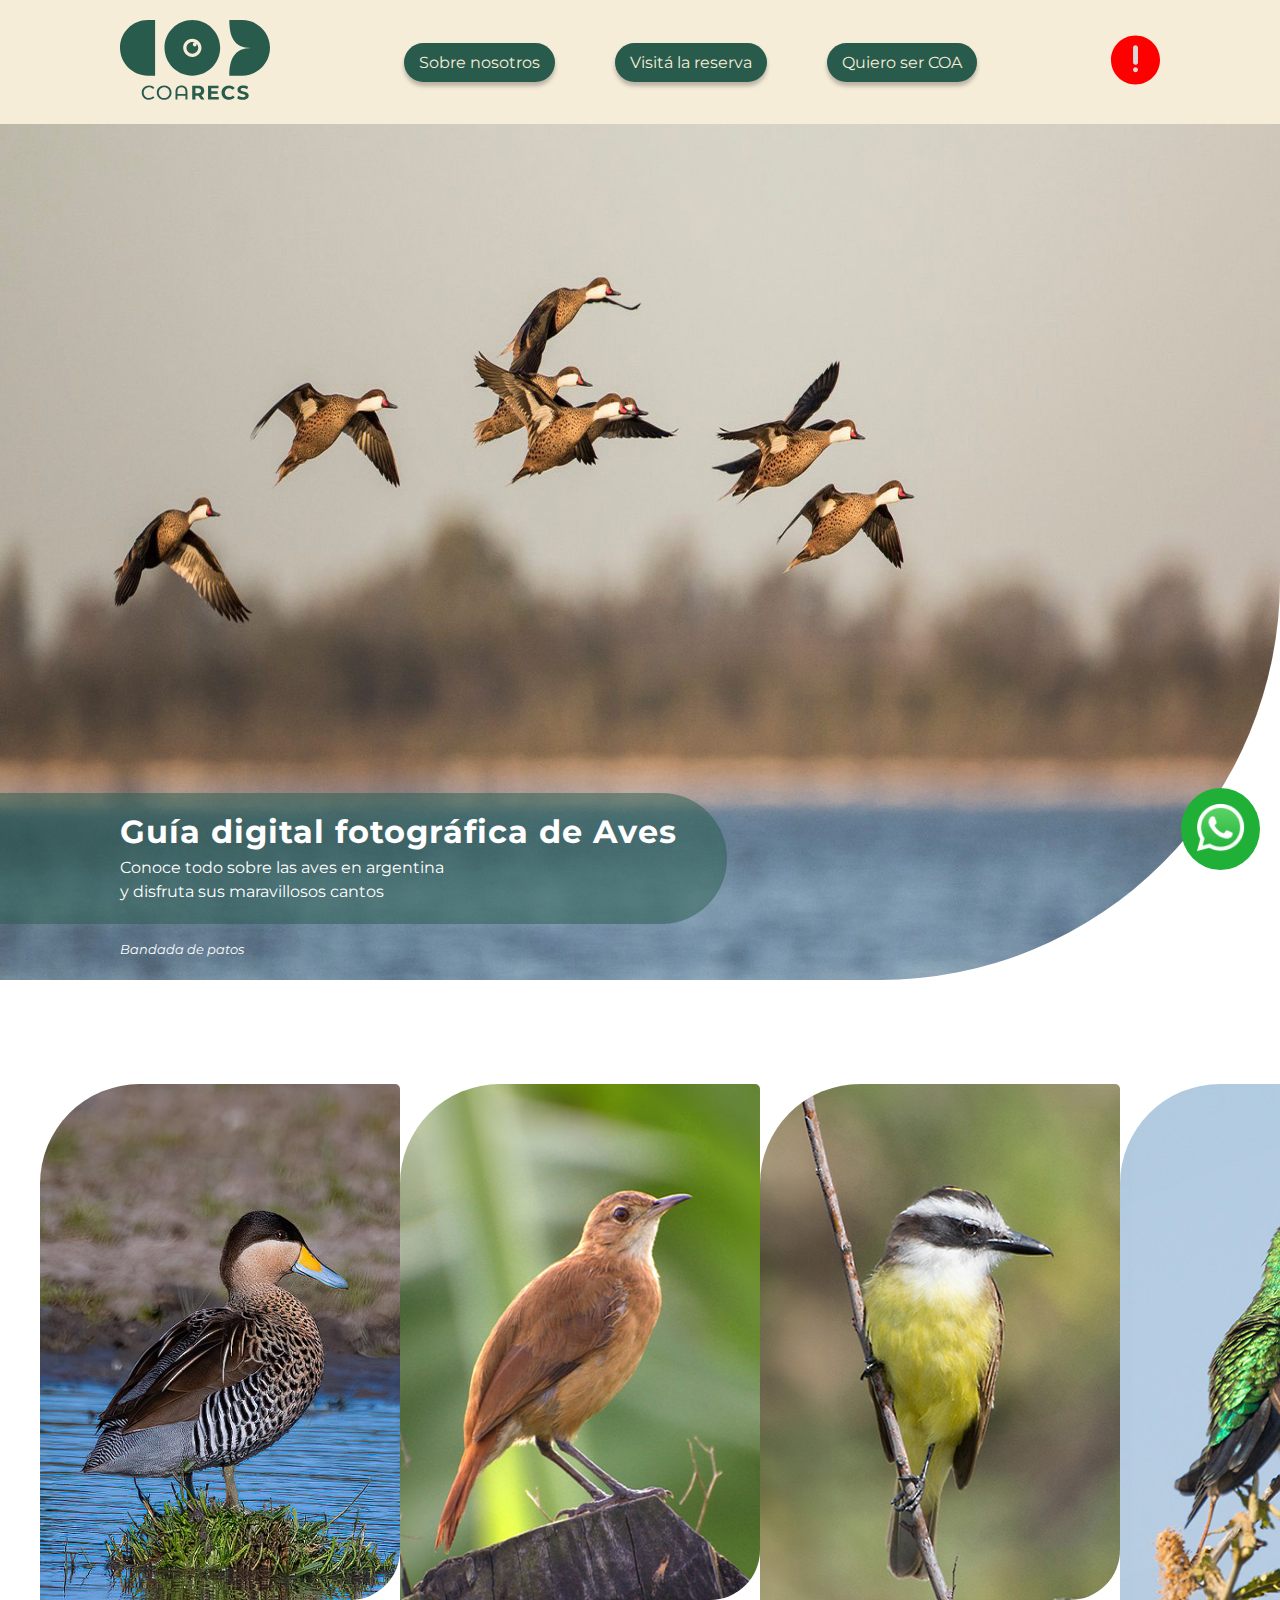
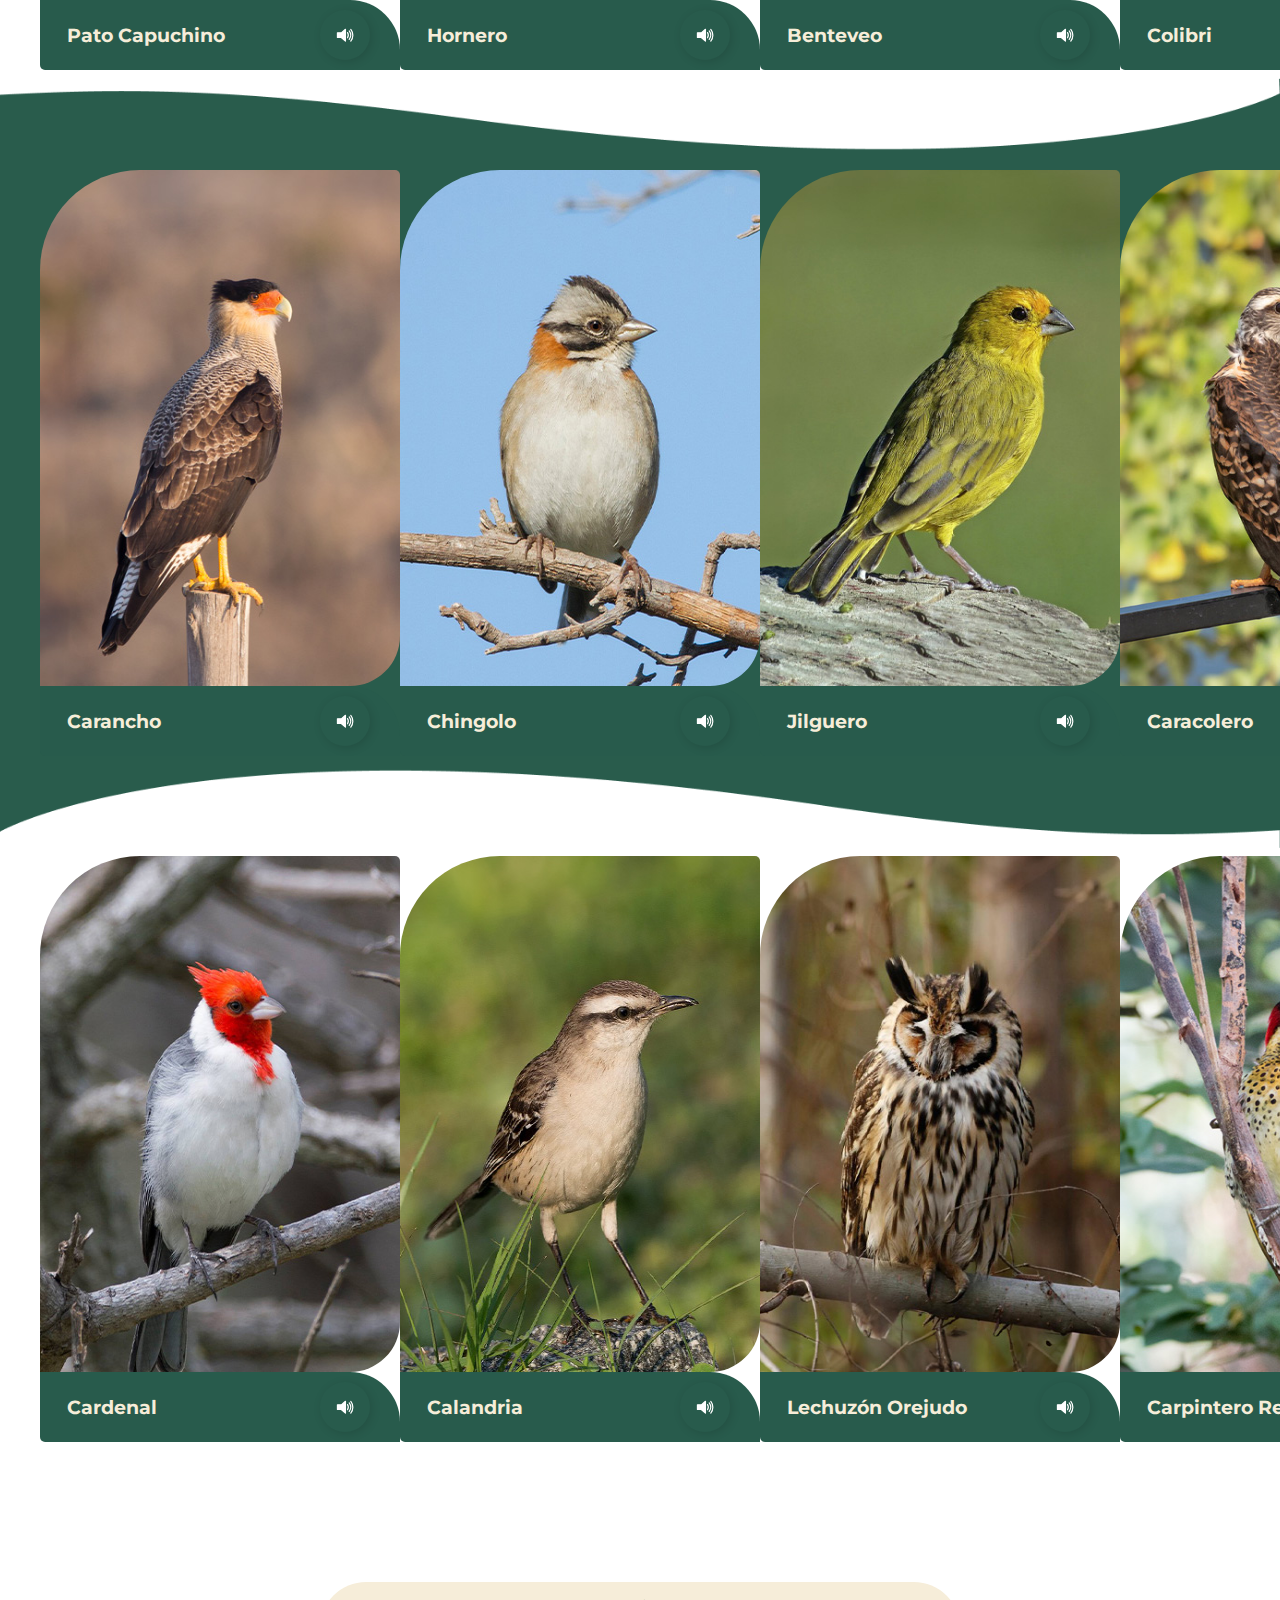
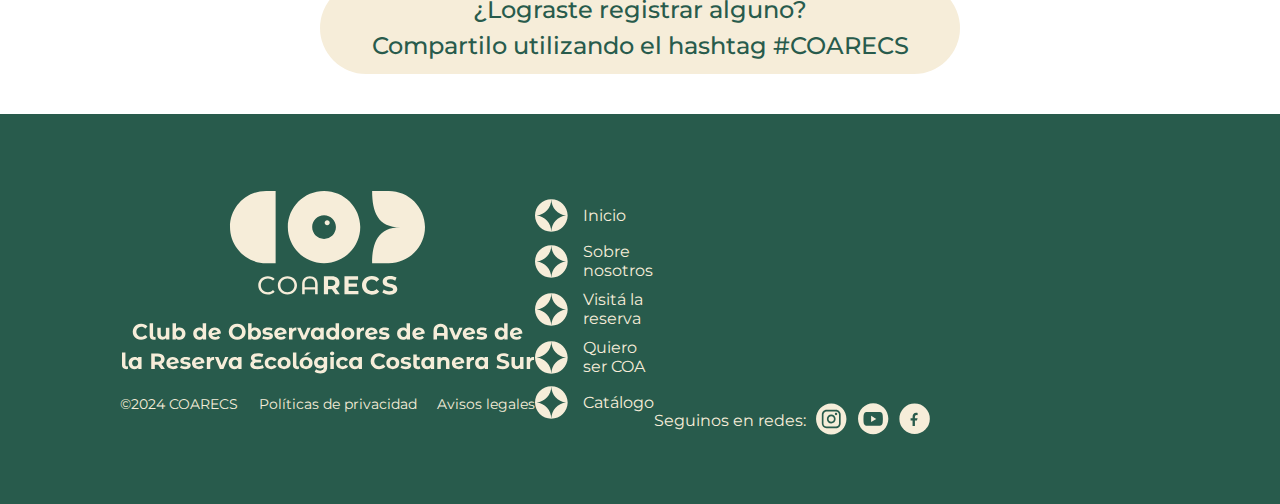
<file: catalogo.html>
<!DOCTYPE html>
<html>
<head>
    <meta charset="utf-8"/>
    <title>coarecs-g4</title>
    <link href="estilos.css" rel="stylesheet" type="text/css"/>
    <link rel="shortcut icon" href="img/favicon.svg" type="image/x-icon">
</head>
<body>
    <header>
        <nav class= "botonera">
            <a href="index.html"><img src="img/svg/isologotipo.svg" width="150px" height="80px" alt="isologo" class="isologo"></a>
            <ul>
                <li><a href= "sobrenosotros.html">Sobre nosotros</a></li>
                <li><a href="visita-la-recs.html">Visitá la reserva</a></li>
                <li><a href="inscripcion.html">Quiero ser COA</a></li>
            </ul>
            <!--input oculto-->
            <div class="alert-container">
                <input type="checkbox" id="alert-toggle" class="alert-toggle">
                <label for="alert-toggle" class="alert-button">
                    <img src="img/svg/advertencias.svg" alt="boton de alerta">
                </label> 
                <div class="alerta-del-nav">
                    <div class="alert-box">
                        <p class="alert-title">ATENCIÓN</p>
                        <p>Toda actividad se suspende por fuertes lluvias</p>
                    </div>
                    <div class="horarios-box">
                        <p class="horarios-title">HORARIOS</p>
                        <p>Lunes a domingos<br>10 hs a 18.30 hs</p>
                        <p>ENTRADA LIBRE Y GRATUITA</p>
                    </div>
                </div>
            </div>
        </nav>
    </header>
    <main>
        <div class="slider-general">
            <ul class="slide-portada">
                <li><img src="img/slider/catalogo/patos-volando.jpg" width="1920px" height="856px" alt="patos-volando"> <p class="bajada-slider">Bandada de patos</p></li>
                <li><img src="img/slider/catalogo/nido-hornero.jpg" width="1920px" height="856px" alt="nido-hornero"> <p class="bajada-slider">Nido de hornero</p></li>
                <li><img src="img/slider/catalogo/cotorras.jpg" width="1920px" height="856px" alt="cotorras"> <p class="bajada-slider">Bandada de cotorras</p></li>
                <li><img src="img/slider/catalogo/churrinche.jpg" width="1920px" height="856px" alt="churrinche"> <p class="bajada-slider">Pájaro churrinche</p></li>
            </ul>
            <div class="pastilla-slider">
                <h1>Guía digital fotográfica de Aves</h1>
                <p>Conoce todo sobre las aves en argentina<br>y disfruta sus maravillosos cantos</p>
            </div>
        </div>
        
        <!--boton flotante-->
        <a href="https://whatsapp.com/channel/0029Vaj1EEw1Hsq1kCZibK2K" target="_blank"><button class="btn-flotante"><img src="img/svg/wpp.png" width="49px" height="49px" alt="whatsapp"></button></a>
        <!--card por pajaro-->
        <div class="cardcontenedor">
            <div class="cardpajaros">
                <div class="card">
                    <img src="img/cards-pajaros/pato-capuchino.jpg" width="360px" height="516px" alt="pato-capuchino">
                    <div class="card__contenido">
                        <p class="card__descripcion">Mide de 37 a 42 cm de longitud.</p>
                        <p class="card__descripcion">Se alimenta de semillas y de plantas acuáticas. Complementa su dieta con pequeños invertebrados, artrópodos e insectos.</p>
                        <p class="card__descripcion">Su distribución geográfica se extiende por América del Sur.</p>
                        <p class="card__descripcion">Estado de Conservación: Preocupación menor.</p>
                    </div>
                </div>
                <div class="nombrepajaro">
                    <h3>Pato Capuchino</h3>
                    <!-- Ocultamos los controles del audio -->
                    <audio id="audioPato" style="display: none;">
                        <source src="img/audios/sonidodepato.mp3" type="audio/mpeg">
                        <source src="img/audios/sonidodepato.wav" type="audio/wav">
                        Your browser does not support the audio element.
                    </audio>
                    <input type="checkbox" id="checkboxPato" class="hidden">
                    <label for="checkboxPato" class="toggleSwitch">
                        <!-- SVG del altavoz que hará clic para reproducir/pausar el sonido -->
                        <div class="speaker" onclick="toggleAudio('audioPato')">
                            <svg xmlns="http://www.w3.org/2000/svg" version="1.0" viewBox="0 0 75 75">
                                <path d="M39.389,13.769 L22.235,28.606 L6,28.606 L6,47.699 L21.989,47.699 L39.389,62.75 L39.389,13.769z" style="stroke:#fff;stroke-width:5;stroke-linejoin:round;fill:#fff;"></path>
                                <path d="M48,27.6a19.5,19.5 0 0 1 0,21.4M55.1,20.5a30,30 0 0 1 0,35.6M61.6,14a38.8,38.8 0 0 1 0,48.6" style="fill:none;stroke:#fff;stroke-width:5;stroke-linecap:round"></path>
                            </svg>
                        </div>
                        <div class="mute-speaker" onclick="toggleAudio('audioPato')" style="display: none;">
                            <svg version="1.0" viewBox="0 0 75 75" stroke="#fff" stroke-width="5">
                                <path d="m39,14-17,15H6V48H22l17,15z" fill="#fff" stroke-linejoin="round"></path>
                                <path d="m49,26 20,24m0-24-20,24" fill="#fff" stroke-linecap="round"></path>
                            </svg>
                        </div>
                    </label>
                </div>
            </div>
            <div class="cardpajaros">
                <div class="card">
                    <img src="img/cards-pajaros/hornero.jpg" width="360px" height="516px" alt="hornero">
                    <div class="card__contenido">
                        <p class="card__descripcion">Mide entre 16 y 23 cm de longitud.</p>
                        <p class="card__descripcion">Se alimenta de insectos y consigue su alimento mientras camina por el suelo. Come principalmente grillos y mariposas.</p>
                        <p class="card__descripcion">Es típico de América del Sur y está presente en una amplia variedad de hábitats.</p>
                        <p class="card__descripcion">Estado de Conservación: Preocupación menor.</p>
                    </div>
                </div>
                <div class="nombrepajaro">
                    <h3>Hornero</h3>
                    <!-- Ocultamos los controles del audio -->
                    <audio id="audioHornero" style="display: none;">
                        <source src="img/audios/cantodehornero.mp3" type="audio/mpeg">
                        <source src="img/audios/cantodehornero.wav" type="audio/wav">
                        Your browser does not support the audio element.
                    </audio>
                    <input type="checkbox" id="checkboxHornero" class="hidden">
                    <label for="checkboxHornero" class="toggleSwitch">
                        <!-- SVG del altavoz que hará clic para reproducir/pausar el sonido -->
                        <div class="speaker" onclick="toggleAudio('audioHornero')">
                            <svg xmlns="http://www.w3.org/2000/svg" version="1.0" viewBox="0 0 75 75">
                                <path d="M39.389,13.769 L22.235,28.606 L6,28.606 L6,47.699 L21.989,47.699 L39.389,62.75 L39.389,13.769z" style="stroke:#fff;stroke-width:5;stroke-linejoin:round;fill:#fff;"></path>
                                <path d="M48,27.6a19.5,19.5 0 0 1 0,21.4M55.1,20.5a30,30 0 0 1 0,35.6M61.6,14a38.8,38.8 0 0 1 0,48.6" style="fill:none;stroke:#fff;stroke-width:5;stroke-linecap:round"></path>
                            </svg>
                        </div>
                        <div class="mute-speaker" onclick="toggleAudio('audioHornero')" style="display: none;">
                            <svg version="1.0" viewBox="0 0 75 75" stroke="#fff" stroke-width="5">
                                <path d="m39,14-17,15H6V48H22l17,15z" fill="#fff" stroke-linejoin="round"></path>
                                <path d="m49,26 20,24m0-24-20,24" fill="#fff" stroke-linecap="round"></path>
                            </svg>
                        </div>
                    </label>
                </div>
            </div>
            <div class="cardpajaros">
                <div class="card">
                    <img src="img/cards-pajaros/benteveo.jpg" width="360px" height="516px" alt="benteveo">
                    <div class="card__contenido">
                        <p class="card__descripcion">Mide entre 21 y 26 cm de longitud.</p>
                        <p class="card__descripcion">Consume todo tipo de invertebrados, e insectos y la complementa con algunas frutas, pequeños roedores y reptiles, e incluso peces.</p>
                        <p class="card__descripcion">Se distribuye desde el sur de Estados Unidos hasta el centro de Argentina.</p>
                        <p class="card__descripcion">Estado de Conservación: Preocupación menor.</p>
                    </div>
                </div>
                <div class="nombrepajaro">
                    <h3>Benteveo</h3>
                    <!-- Ocultamos los controles del audio -->
                    <audio id="audioBenteveo" style="display: none;">
                        <source src="img/audios/cantobenteveo.mp3" type="audio/mpeg">
                        <source src="img/audios/cantobenteveo.wav" type="audio/wav">
                        Your browser does not support the audio element.
                    </audio>
                    <input type="checkbox" id="checkboxBenteveo" class="hidden">
                    <label for="checkboxBenteveo" class="toggleSwitch">
                        <!-- SVG del altavoz que hará clic para reproducir/pausar el sonido -->
                        <div class="speaker" onclick="toggleAudio('audioBenteveo')">
                            <svg xmlns="http://www.w3.org/2000/svg" version="1.0" viewBox="0 0 75 75">
                                <path d="M39.389,13.769 L22.235,28.606 L6,28.606 L6,47.699 L21.989,47.699 L39.389,62.75 L39.389,13.769z" style="stroke:#fff;stroke-width:5;stroke-linejoin:round;fill:#fff;"></path>
                                <path d="M48,27.6a19.5,19.5 0 0 1 0,21.4M55.1,20.5a30,30 0 0 1 0,35.6M61.6,14a38.8,38.8 0 0 1 0,48.6" style="fill:none;stroke:#fff;stroke-width:5;stroke-linecap:round"></path>
                            </svg>
                        </div>
                        <div class="mute-speaker" onclick="toggleAudio('audioBenteveo')" style="display: none;">
                            <svg version="1.0" viewBox="0 0 75 75" stroke="#fff" stroke-width="5">
                                <path d="m39,14-17,15H6V48H22l17,15z" fill="#fff" stroke-linejoin="round"></path>
                                <path d="m49,26 20,24m0-24-20,24" fill="#fff" stroke-linecap="round"></path>
                            </svg>
                        </div>
                    </label>
                </div>
            </div>
            <div class="cardpajaros">
                <div class="card">
                    <img src="img/cards-pajaros/colibri-verde.jpg" width="360px" height="516px" alt="colibri">
                    <div class="card__contenido">
                        <p class="card__descripcion">Mide 9 cm de longitud; el pico es de 2 cm.</p>
                        <p class="card__descripcion">Se alimenta principalmente de flores, utilizando su pico tubular.</p>
                        <p class="card__descripcion">Vive en ambientes variados. Zonas boscosas, en matorrales, pastizales, jardines y parques.</p>
                        <p class="card__descripcion">Estado de Conservación: Preocupación menor.</p>
                    </div>
                </div>
                <div class="nombrepajaro">
                    <h3>Colibri</h3>
                    <!-- Ocultamos los controles del audio -->
                    <audio id="audioColibri" style="display: none;">
                        <source src="img/audios/cantopicaflor.mp3" type="audio/mpeg">
                        <source src="img/audios/cantopicaflor.wav" type="audio/wav">
                        Your browser does not support the audio element.
                    </audio>
                    <input type="checkbox" id="checkboxColibri" class="hidden">
                    <label for="checkboxColibri" class="toggleSwitch">
                        <!-- SVG del altavoz que hará clic para reproducir/pausar el sonido -->
                        <div class="speaker" onclick="toggleAudio('audioColibri')">
                            <svg xmlns="http://www.w3.org/2000/svg" version="1.0" viewBox="0 0 75 75">
                                <path d="M39.389,13.769 L22.235,28.606 L6,28.606 L6,47.699 L21.989,47.699 L39.389,62.75 L39.389,13.769z" style="stroke:#fff;stroke-width:5;stroke-linejoin:round;fill:#fff;"></path>
                                <path d="M48,27.6a19.5,19.5 0 0 1 0,21.4M55.1,20.5a30,30 0 0 1 0,35.6M61.6,14a38.8,38.8 0 0 1 0,48.6" style="fill:none;stroke:#fff;stroke-width:5;stroke-linecap:round"></path>
                            </svg>
                        </div>
                        <div class="mute-speaker" onclick="toggleAudio('audioColibri')" style="display: none;">
                            <svg version="1.0" viewBox="0 0 75 75" stroke="#fff" stroke-width="5">
                                <path d="m39,14-17,15H6V48H22l17,15z" fill="#fff" stroke-linejoin="round"></path>
                                <path d="m49,26 20,24m0-24-20,24" fill="#fff" stroke-linecap="round"></path>
                            </svg>
                        </div>
                    </label>
                </div>
            </div>
        </div>
        <!-------------------------------------------------------fin de primera fila-->
        <div class="cardcontenedor">
            <img class="banda" src="img/la-reserva/fondo-onda-verde.png" width="1920px" alt="banda-verde">
            <div class="cardpajaros">
                <div class="card">
                    <img src="img/cards-pajaros/carancho.jpg" width="360px" height="516px" alt="carancho">
                    <div class="card__contenido">
                        <p class="card__descripcion">Mide entre 55 y 60 cm de longitud.</p>
                        <p class="card__descripcion">Puede alimentarse de una variedad interesante de presas como palomas, ratas, sapos, peces, etc.</p>
                        <p class="card__descripcion">El carancho vive al borde de los bosques y también se lo encuentra en ámbitos urbanos.</p>
                        <p class="card__descripcion">Estado de Conservación: Preocupación menor.</p>
                    </div>
                </div>
                <div class="nombrepajaro">
                    <h3>Carancho</h3>
                    <!-- Ocultamos los controles del audio -->
                    <audio id="audioCarancho" style="display: none;">
                        <source src="img/audios/cantocarancho.mp3" type="audio/mpeg">
                        <source src="img/audios/cantocarancho.wav" type="audio/wav">
                        Your browser does not support the audio element.
                    </audio>
                    <input type="checkbox" id="checkboxCarancho" class="hidden">
                    <label for="checkboxCarancho" class="toggleSwitch">
                        <!-- SVG del altavoz que hará clic para reproducir/pausar el sonido -->
                        <div class="speaker" onclick="toggleAudio('audioCarancho')">
                            <svg xmlns="http://www.w3.org/2000/svg" version="1.0" viewBox="0 0 75 75">
                                <path d="M39.389,13.769 L22.235,28.606 L6,28.606 L6,47.699 L21.989,47.699 L39.389,62.75 L39.389,13.769z" style="stroke:#fff;stroke-width:5;stroke-linejoin:round;fill:#fff;"></path>
                                <path d="M48,27.6a19.5,19.5 0 0 1 0,21.4M55.1,20.5a30,30 0 0 1 0,35.6M61.6,14a38.8,38.8 0 0 1 0,48.6" style="fill:none;stroke:#fff;stroke-width:5;stroke-linecap:round"></path>
                            </svg>
                        </div>
                        <div class="mute-speaker" onclick="toggleAudio('audioCarancho')" style="display: none;">
                            <svg version="1.0" viewBox="0 0 75 75" stroke="#fff" stroke-width="5">
                                <path d="m39,14-17,15H6V48H22l17,15z" fill="#fff" stroke-linejoin="round"></path>
                                <path d="m49,26 20,24m0-24-20,24" fill="#fff" stroke-linecap="round"></path>
                            </svg>
                        </div>
                    </label>
                </div>
            </div>
            <div class="cardpajaros">
                <div class="card">
                    <img src="img/cards-pajaros/chingolo.jpg" width="360px" height="516px" alt="chingolo">
                    <div class="card__contenido">
                        <p class="card__descripcion">Mide entre 13 y 15 cm de longitud.</p>
                        <p class="card__descripcion">Su principal alimento, semillas y gusanos.</p>
                        <p class="card__descripcion">Habita una gran variedad de entornos, desde praderas abiertas y estepas hasta bosques, plantaciones agrícolas y ambientes urbanos.</p>
                        <p class="card__descripcion">Estado de Conservación: Preocupación menor.</p>
                    </div>
                </div>
                <div class="nombrepajaro">
                    <h3>Chingolo</h3>
                    <!-- Ocultamos los controles del audio -->
                    <audio id="audioChingolo" style="display: none;">
                        <source src="img/audios/cantochingolo.mp3" type="audio/mpeg">
                        <source src="img/audios/cantochingolo.wav" type="audio/wav">
                        Your browser does not support the audio element.
                    </audio>
                    <input type="checkbox" id="checkboxChingolo" class="hidden">
                    <label for="checkboxChingolo" class="toggleSwitch">
                        <!-- SVG del altavoz que hará clic para reproducir/pausar el sonido -->
                        <div class="speaker" onclick="toggleAudio('audioChingolo')">
                            <svg xmlns="http://www.w3.org/2000/svg" version="1.0" viewBox="0 0 75 75">
                                <path d="M39.389,13.769 L22.235,28.606 L6,28.606 L6,47.699 L21.989,47.699 L39.389,62.75 L39.389,13.769z" style="stroke:#fff;stroke-width:5;stroke-linejoin:round;fill:#fff;"></path>
                                <path d="M48,27.6a19.5,19.5 0 0 1 0,21.4M55.1,20.5a30,30 0 0 1 0,35.6M61.6,14a38.8,38.8 0 0 1 0,48.6" style="fill:none;stroke:#fff;stroke-width:5;stroke-linecap:round"></path>
                            </svg>
                        </div>
                        <div class="mute-speaker" onclick="toggleAudio('audioChingolo')" style="display: none;">
                            <svg version="1.0" viewBox="0 0 75 75" stroke="#fff" stroke-width="5">
                                <path d="m39,14-17,15H6V48H22l17,15z" fill="#fff" stroke-linejoin="round"></path>
                                <path d="m49,26 20,24m0-24-20,24" fill="#fff" stroke-linecap="round"></path>
                            </svg>
                        </div>
                    </label>
                </div>
            </div>
            <div class="cardpajaros">
                <div class="card">
                    <img src="img/cards-pajaros/jilguero.jpg" width="360px" height="516px" alt="jilguero">
                    <div class="card__contenido">
                        <p class="card__descripcion">Mide entre 13 y 15 cm de longitud.</p>
                        <p class="card__descripcion">Se alimenta de semillas de gramíneas, y en menor medida insectos.</p>
                        <p class="card__descripcion">Es un ave que se encuentra en una variedad de hábitats, incluyendo praderas, zonas agrícolas, matorrales y áreas semiabiertas.</p>
                        <p class="card__descripcion">Estado de Conservación: Preocupación menor.</p>
                    </div>
                </div>
                <div class="nombrepajaro">
                    <h3>Jilguero</h3>
                    <!-- Ocultamos los controles del audio -->
                    <audio id="audioJilguero" style="display: none;">
                        <source src="img/audios/cantojilguero.mp3" type="audio/mpeg">
                        <source src="img/audios/cantojilguero.wav" type="audio/wav">
                        Your browser does not support the audio element.
                    </audio>
                    <input type="checkbox" id="checkboxJilguero" class="hidden">
                    <label for="checkboxJilguero" class="toggleSwitch">
                        <!-- SVG del altavoz que hará clic para reproducir/pausar el sonido -->
                        <div class="speaker" onclick="toggleAudio('audioJilguero')">
                            <svg xmlns="http://www.w3.org/2000/svg" version="1.0" viewBox="0 0 75 75">
                                <path d="M39.389,13.769 L22.235,28.606 L6,28.606 L6,47.699 L21.989,47.699 L39.389,62.75 L39.389,13.769z" style="stroke:#fff;stroke-width:5;stroke-linejoin:round;fill:#fff;"></path>
                                <path d="M48,27.6a19.5,19.5 0 0 1 0,21.4M55.1,20.5a30,30 0 0 1 0,35.6M61.6,14a38.8,38.8 0 0 1 0,48.6" style="fill:none;stroke:#fff;stroke-width:5;stroke-linecap:round"></path>
                            </svg>
                        </div>
                        <div class="mute-speaker" onclick="toggleAudio('audioJilguero')" style="display: none;">
                            <svg version="1.0" viewBox="0 0 75 75" stroke="#fff" stroke-width="5">
                                <path d="m39,14-17,15H6V48H22l17,15z" fill="#fff" stroke-linejoin="round"></path>
                                <path d="m49,26 20,24m0-24-20,24" fill="#fff" stroke-linecap="round"></path>
                            </svg>
                        </div>
                    </label>
                </div>
            </div>
            <div class="cardpajaros">
                <div class="card">
                    <img src="img/cards-pajaros/caracolero.jpg" width="360px" height="516px" alt="caracolero">
                    <div class="card__contenido">
                        <p class="card__descripcion">Mide entre 36 y 48 cm de longitud.</p>
                        <p class="card__descripcion">Alimentándose casi exclusivamente de caracoles acuáticos, especialmente los del género Pomácea</p>
                        <p class="card__descripcion">Se adapta perfectamente a los ambientes acuáticos de Argentina.</p>
                        <p class="card__descripcion">Estado de Conservación: Preocupación menor.</p>
                    </div>
                </div>
                <div class="nombrepajaro">
                    <h3>Caracolero</h3>
                    <!-- Ocultamos los controles del audio -->
                    <audio id="audioCaracolero" style="display: none;">
                        <source src="img/audios/cantocaracolero.mp3" type="audio/mpeg">
                        <source src="img/audios/cantocaracolero.wav" type="audio/wav">
                        Your browser does not support the audio element.
                    </audio>
                    <input type="checkbox" id="checkboxCaracolero" class="hidden">
                    <label for="checkboxCaracolero" class="toggleSwitch">
                        <!-- SVG del altavoz que hará clic para reproducir/pausar el sonido -->
                        <div class="speaker" onclick="toggleAudio('audioCaracolero')">
                            <svg xmlns="http://www.w3.org/2000/svg" version="1.0" viewBox="0 0 75 75">
                                <path d="M39.389,13.769 L22.235,28.606 L6,28.606 L6,47.699 L21.989,47.699 L39.389,62.75 L39.389,13.769z" style="stroke:#fff;stroke-width:5;stroke-linejoin:round;fill:#fff;"></path>
                                <path d="M48,27.6a19.5,19.5 0 0 1 0,21.4M55.1,20.5a30,30 0 0 1 0,35.6M61.6,14a38.8,38.8 0 0 1 0,48.6" style="fill:none;stroke:#fff;stroke-width:5;stroke-linecap:round"></path>
                            </svg>
                        </div>
                        <div class="mute-speaker" onclick="toggleAudio('audioCaracolero')" style="display: none;">
                            <svg version="1.0" viewBox="0 0 75 75" stroke="#fff" stroke-width="5">
                                <path d="m39,14-17,15H6V48H22l17,15z" fill="#fff" stroke-linejoin="round"></path>
                                <path d="m49,26 20,24m0-24-20,24" fill="#fff" stroke-linecap="round"></path>
                            </svg>
                        </div>
                    </label>
                </div>
            </div>
        </div>
        <!-------------------------------------------------------fin de segunda fila-->
        <div class="cardcontenedor">
            <div class="cardpajaros">
                <div class="card">
                    <img src="img/cards-pajaros/cardenal.jpg" width="360px" height="516px" alt="cardenal">
                    <div class="card__contenido">
                        <p class="card__descripcion">Mide 19 cm de longitud total.</p>
                        <p class="card__descripcion">Se alimenta de semillas, frutos, insectos, desperdicios.</p>
                        <p class="card__descripcion">En Argentina, desde el norte del país hasta Mendoza, La Pampa y Río Negro.</p>
                        <p class="card__descripcion">Estado de Conservación: Preocupación menor.</p>
                    </div>
                </div>
                <div class="nombrepajaro">
                    <h3>Cardenal</h3>
                    <!-- Ocultamos los controles del audio -->
                    <audio id="audioCardenal" style="display: none;">
                        <source src="img/audios/cantocardenal.mp3" type="audio/mpeg">
                        <source src="img/audios/cantocardenal.wav" type="audio/wav">
                        Your browser does not support the audio element.
                    </audio>
                    <input type="checkbox" id="checkboxCardenal" class="hidden">
                    <label for="checkboxCardenal" class="toggleSwitch">
                        <!-- SVG del altavoz que hará clic para reproducir/pausar el sonido -->
                        <div class="speaker" onclick="toggleAudio('audioCardenal')">
                            <svg xmlns="http://www.w3.org/2000/svg" version="1.0" viewBox="0 0 75 75">
                                <path d="M39.389,13.769 L22.235,28.606 L6,28.606 L6,47.699 L21.989,47.699 L39.389,62.75 L39.389,13.769z" style="stroke:#fff;stroke-width:5;stroke-linejoin:round;fill:#fff;"></path>
                                <path d="M48,27.6a19.5,19.5 0 0 1 0,21.4M55.1,20.5a30,30 0 0 1 0,35.6M61.6,14a38.8,38.8 0 0 1 0,48.6" style="fill:none;stroke:#fff;stroke-width:5;stroke-linecap:round"></path>
                            </svg>
                        </div>
                        <div class="mute-speaker" onclick="toggleAudio('audioCardenal')" style="display: none;">
                            <svg version="1.0" viewBox="0 0 75 75" stroke="#fff" stroke-width="5">
                                <path d="m39,14-17,15H6V48H22l17,15z" fill="#fff" stroke-linejoin="round"></path>
                                <path d="m49,26 20,24m0-24-20,24" fill="#fff" stroke-linecap="round"></path>
                            </svg>
                        </div>
                    </label>
                </div>
            </div>
            <div class="cardpajaros">
                <div class="card">
                    <img src="img/cards-pajaros/calandria.jpg" width="360px" height="516px" alt="calandria">
                    <div class="card__contenido">
                        <p class="card__descripcion">Mide unos 27cm de largo, es un ave paseriforme.</p>
                        <p class="card__descripcion">Se alimenta de anfibios, reptiles, crustáceos, insectos, arácnidos, semillas, frutos, pan, carne, grasa.</p>
                        <p class="card__descripcion">Desde el norte del país hasta Río Negro, Neuquén y este noreste de Chubut. En Santa Fe, se distribuye por toda la provincia.</p>
                        <p class="card__descripcion">Estado de Conservación: Preocupación menor.</p>
                    </div>
                </div>
                <div class="nombrepajaro">
                    <h3>Calandria</h3>
                    <!-- Ocultamos los controles del audio -->
                    <audio id="audioCalandria" style="display: none;">
                        <source src="img/audios/cantocalandria.mp3" type="audio/mpeg">
                        <source src="img/audios/cantocalandria.wav" type="audio/wav">
                        Your browser does not support the audio element.
                    </audio>
                    <input type="checkbox" id="checkboxCalandria" class="hidden">
                    <label for="checkboxCalandria" class="toggleSwitch">
                        <!-- SVG del altavoz que hará clic para reproducir/pausar el sonido -->
                        <div class="speaker" onclick="toggleAudio('audioCalandria')">
                            <svg xmlns="http://www.w3.org/2000/svg" version="1.0" viewBox="0 0 75 75">
                                <path d="M39.389,13.769 L22.235,28.606 L6,28.606 L6,47.699 L21.989,47.699 L39.389,62.75 L39.389,13.769z" style="stroke:#fff;stroke-width:5;stroke-linejoin:round;fill:#fff;"></path>
                                <path d="M48,27.6a19.5,19.5 0 0 1 0,21.4M55.1,20.5a30,30 0 0 1 0,35.6M61.6,14a38.8,38.8 0 0 1 0,48.6" style="fill:none;stroke:#fff;stroke-width:5;stroke-linecap:round"></path>
                            </svg>
                        </div>
                        <div class="mute-speaker" onclick="toggleAudio('audioCalandria')" style="display: none;">
                            <svg version="1.0" viewBox="0 0 75 75" stroke="#fff" stroke-width="5">
                                <path d="m39,14-17,15H6V48H22l17,15z" fill="#fff" stroke-linejoin="round"></path>
                                <path d="m49,26 20,24m0-24-20,24" fill="#fff" stroke-linecap="round"></path>
                            </svg>
                        </div>
                    </label>
                </div>
            </div>
            <div class="cardpajaros">
                <div class="card">
                    <img src="img/cards-pajaros/lechuzon.jpg" width="360px" height="516px" alt="lechuzon">
                    <div class="card__contenido">
                        <p class="card__descripcion">Mide entre 30-38 cm. de longitud.</p>
                        <p class="card__descripcion">Se alimenta de aves, mamíferos, anfibios.</p>
                        <p class="card__descripcion">En Argentina, desde el norte del país hasta Córdoba, La Pampa y Buenos Aires.</p>
                        <p class="card__descripcion">Estado de Conservación: Preocupación menor.</p>
                    </div>
                </div>
                <div class="nombrepajaro">
                    <h3>Lechuzón Orejudo</h3>
                    <!-- Ocultamos los controles del audio -->
                    <audio id="audioLechuzon" style="display: none;">
                        <source src="img/audios/cantolechuzon.mp3" type="audio/mpeg">
                        <source src="img/audios/cantolechuzon.wav" type="audio/wav">
                        Your browser does not support the audio element.
                    </audio>
                    <input type="checkbox" id="checkboxLechuzon" class="hidden">
                    <label for="checkboxLechuzon" class="toggleSwitch">
                        <!-- SVG del altavoz que hará clic para reproducir/pausar el sonido -->
                        <div class="speaker" onclick="toggleAudio('audioLechuzon')">
                            <svg xmlns="http://www.w3.org/2000/svg" version="1.0" viewBox="0 0 75 75">
                                <path d="M39.389,13.769 L22.235,28.606 L6,28.606 L6,47.699 L21.989,47.699 L39.389,62.75 L39.389,13.769z" style="stroke:#fff;stroke-width:5;stroke-linejoin:round;fill:#fff;"></path>
                                <path d="M48,27.6a19.5,19.5 0 0 1 0,21.4M55.1,20.5a30,30 0 0 1 0,35.6M61.6,14a38.8,38.8 0 0 1 0,48.6" style="fill:none;stroke:#fff;stroke-width:5;stroke-linecap:round"></path>
                            </svg>
                        </div>
                        <div class="mute-speaker" onclick="toggleAudio('audioLechuzon')" style="display: none;">
                            <svg version="1.0" viewBox="0 0 75 75" stroke="#fff" stroke-width="5">
                                <path d="m39,14-17,15H6V48H22l17,15z" fill="#fff" stroke-linejoin="round"></path>
                                <path d="m49,26 20,24m0-24-20,24" fill="#fff" stroke-linecap="round"></path>
                            </svg>
                        </div>
                    </label>
                </div>
            </div>
            <div class="cardpajaros">
                <div class="card">
                    <img src="img/cards-pajaros/carpitero.jpg" width="360px" height="516px" alt="carpintero">
                    <div class="card__contenido">
                        <p class="card__descripcion">Mide entre 30 y 35 cm de longitud.</p>
                        <p class="card__descripcion">Consume hormigas, termitas y, en ocasiones, frutas y semillas.</p>
                        <p class="card__descripcion">Es un símbolo de los bosques argentinos y una especie de gran valor ecológico.</p>
                        <p class="card__descripcion">Estado de Conservación: Preocupación menor.</p>
                    </div>
                </div>
                <div class="nombrepajaro">
                    <h3>Carpintero Real</h3>
                    <!-- Ocultamos los controles del audio -->
                    <audio id="audioCarpintero" style="display: none;">
                        <source src="img/audios/cantocarpintero.mp3" type="audio/mpeg">
                        <source src="img/audios/cantocarpintero.wav" type="audio/wav">
                        Your browser does not support the audio element.
                    </audio>
                    <input type="checkbox" id="checkboxCarpintero" class="hidden">
                    <label for="checkboxCarpintero" class="toggleSwitch">
                        <!-- SVG del altavoz que hará clic para reproducir/pausar el sonido -->
                        <div class="speaker" onclick="toggleAudio('audioCarpintero')">
                            <svg xmlns="http://www.w3.org/2000/svg" version="1.0" viewBox="0 0 75 75">
                                <path d="M39.389,13.769 L22.235,28.606 L6,28.606 L6,47.699 L21.989,47.699 L39.389,62.75 L39.389,13.769z" style="stroke:#fff;stroke-width:5;stroke-linejoin:round;fill:#fff;"></path>
                                <path d="M48,27.6a19.5,19.5 0 0 1 0,21.4M55.1,20.5a30,30 0 0 1 0,35.6M61.6,14a38.8,38.8 0 0 1 0,48.6" style="fill:none;stroke:#fff;stroke-width:5;stroke-linecap:round"></path>
                            </svg>
                        </div>
                        <div class="mute-speaker" onclick="toggleAudio('audioCarpintero')" style="display: none;">
                            <svg version="1.0" viewBox="0 0 75 75" stroke="#fff" stroke-width="5">
                                <path d="m39,14-17,15H6V48H22l17,15z" fill="#fff" stroke-linejoin="round"></path>
                                <path d="m49,26 20,24m0-24-20,24" fill="#fff" stroke-linecap="round"></path>
                            </svg>
                        </div>
                    </label>
                </div>
            </div>
        </div>
        <!-------------------------------------------------------fin de tercer fila-->
        <div class="registros">
            <p>¿Lograste registrar alguno?<br>Compartilo utilizando el hashtag #COARECS</p>
        </div>
    </main>
    <footer>
        <div>
            <img src="img/svg/logogeneral.svg" width="415px" height="186px" alt="logo+titulo">
            <ul class="legales">
                <li>©2024 COARECS</li>
                <li>Políticas de privacidad</li>
                <li>Avisos legales</li>
            </ul>
        </div>
        <div class="mapasitio">
            <ul>
                <li><img src="img/svg/estrellas.svg" width="33px" height="33px"><a href="index.html">Inicio</a></li>
                <li><img src="img/svg/estrellas.svg" width="33px" height="33px"><a href="sobrenosotros.html">Sobre nosotros</a></li>
                <li><img src="img/svg/estrellas.svg" width="33px" height="33px"><a href="visita-la-recs.html">Visitá la reserva</a></li>
                <li><img src="img/svg/estrellas.svg" width="33px" height="33px"><a href="inscripcion.html">Quiero ser COA</a></li>
                <li><img src="img/svg/estrellas.svg" width="33px" height="33px"><a href="catalogo.html">Catálogo</a></li>
            </ul>            
        </div>
        <div>
            <iframe src="https://www.google.com/maps/embed?pb=!1m18!1m12!1m3!1d3283.866986592482!2d-58.354782323360894!3d-34.60752485770075!2m3!1f0!2f0!3f0!3m2!1i1024!2i768!4f13.1!3m3!1m2!1s0x95a3351f97fbdf97%3A0xc0a4d539dc2254f!2sReserva%20Ecol%C3%B3gica%20Costanera%20Sur!5e0!3m2!1ses-419!2sar!4v1729278855101!5m2!1ses-419!2sar" width="550px" height="220px" style="border:0;" allowfullscreen="" loading="lazy" referrerpolicy="no-referrer-when-downgrade"></iframe>
            <div class="redes">
                <p>Seguinos en redes:</p>
                <a href="https://www.instagram.com/coarecs/" target="_blank"><img src="img/svg/ig.svg" alt="instagram"></a>
                <a href="https://www.youtube.com/watch?v=ebSASzNQS1Q" target="_blank"><img src="img/svg/youtube.svg" alt="youtube"></a>
                <a href="https://www.facebook.com/grupocoarecs" target="_blank"><img src="img/svg/face.svg" alt="facebook"></a>
            </div>
        </div>
    </footer>
</body>
<script>
    function toggleAudio(audioId) {
    var audio = document.getElementById(audioId);
    var speakerIcon = audio.nextElementSibling.querySelector('.speaker');
    var muteIcon = audio.nextElementSibling.querySelector('.mute-speaker');

    // Reproducir o pausar el audio
    if (audio.paused) {
        audio.play();
        speakerIcon.style.display = 'none';  // Ocultar el ícono del altavoz
        muteIcon.style.display = 'block';    // Mostrar el ícono de mute
    } else {
        audio.pause();
        speakerIcon.style.display = 'block'; // Mostrar el ícono del altavoz
        muteIcon.style.display = 'none';     // Ocultar el ícono de mute
    }
}
</script>
</html>
</file>
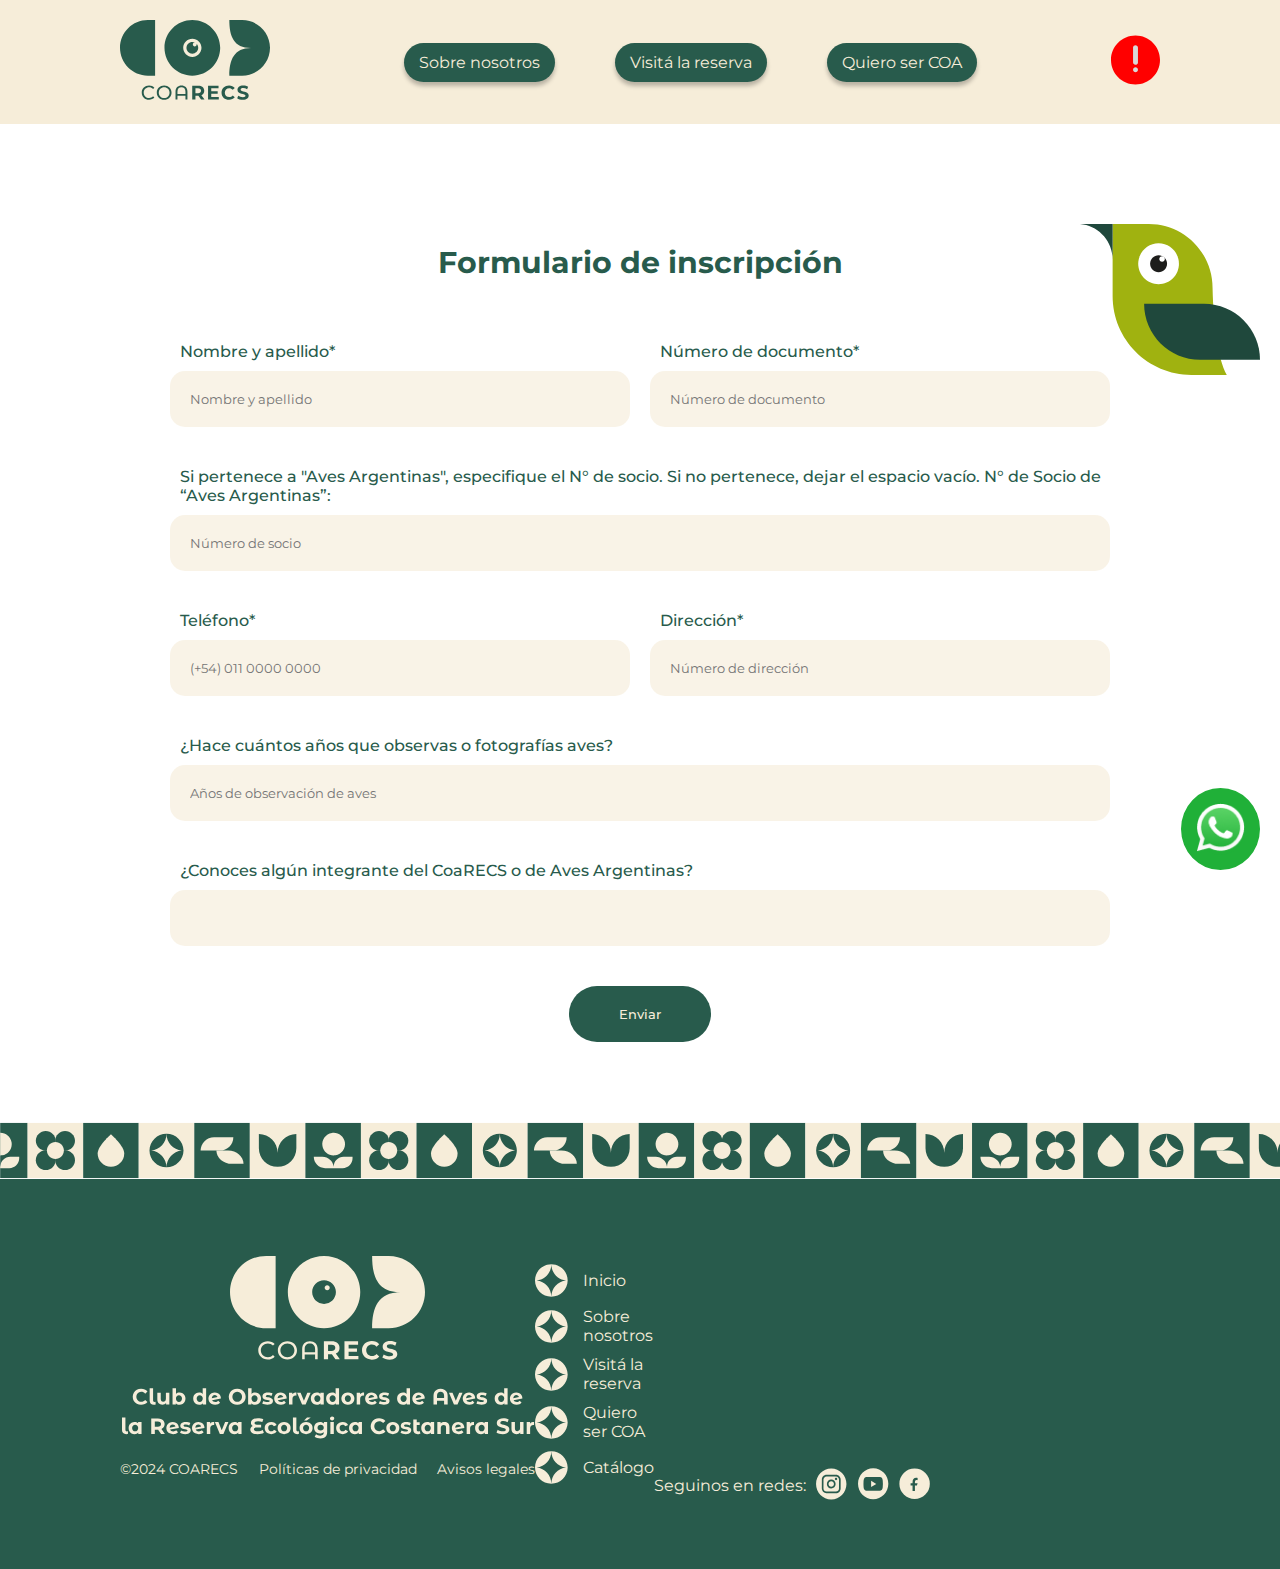
<file: inscripcion.html>
<!DOCTYPE html>
<html>
<head>
    <meta charset="utf-8"/>
    <meta name="viewport" content="width=device-width, initial-scale=1.0">

    <title>coarecs-g4</title>
    <link href="estilos.css" rel="stylesheet" type="text/css"/>
    <link rel="shortcut icon" href="img/favicon.svg" type="image/x-icon">
</head>
<body>
    <header>
        <nav class= "botonera">
            <div>
                <a href="index.html"><img src="img/svg/isologotipo.svg" width="150px" height="80px" alt="isologo" class="isologo"></a>
            </div>
            <div class="menu-derecho">
                <input type="checkbox" id="menu-toggle">
                <label for="menu-toggle" class="menu-icon"></label> 
                
                <ul id="menu-nav">
                    <li><a href= "sobrenosotros.html">Sobre nosotros</a></li>
                    <li><a href="visita-la-recs.html">Visitá la reserva</a></li>
                    <li><a href="inscripcion.html">Quiero ser COA</a></li>
                </ul>
                <!--input oculto-->
                <div class="alert-container">
                    <input type="checkbox" id="alert-toggle" class="alert-toggle">
                    <label for="alert-toggle" class="alert-button">
                        <img src="img/svg/advertencias.svg" alt="boton de alerta">
                    </label> 
                    <div class="alerta-del-nav">
                        <div class="alert-box">
                            <p class="alert-title">ATENCIÓN</p>
                            <p>Toda actividad se suspende por fuertes lluvias</p>
                        </div>
                        <div class="horarios-box">
                            <p class="horarios-title">HORARIOS</p>
                            <p>Lunes a domingos<br>10 hs a 18.30 hs</p>
                            <p>ENTRADA LIBRE Y GRATUITA</p>
                        </div>
                    </div>
                </div>
            </div>
        </nav>
    </header>

    <!--FORM COA RECS-->
    <main>
        <!--boton flotante-->
        <a href="https://whatsapp.com/channel/0029Vaj1EEw1Hsq1kCZibK2K" target="_blank"><button class="btn-flotante"><img src="img/svg/wpp.png" width="49px" height="49px" alt="whatsapp"></button></a>
        <section class="formulario">
            <img src="img/pajaritoform.svg" alt="pajaritoilustracion" class="pajaritoform">
            <form class="form-registro" action="agradecimiento.html">
                <h2 class="form-titulo">Formulario de inscripción</h2>
                <div class="form-doscolumnas">
                    <div class="columnas-form">
                        <label class="label" for="nombre">Nombre y apellido*</label>
                        <input type="text" name="nombre" id="nombre" placeholder="Nombre y apellido" required>
                    </div>
                    <div class="columnas-form">
                        <label class="label" for="documento">Número de documento*</label>
                        <input type="text" name="documento" id="documento" placeholder="Número de documento" required>
                    </div>
                </div>
                <label class="label" for="avesargentinas">Si pertenece a "Aves Argentinas", especifique el N° de socio. 
                Si no pertenece, dejar el espacio vacío. N° de Socio de “Aves Argentinas”:</label>
                <input type="text" name="avesargentinas" id="avesargentinas" placeholder="Número de socio">
                <div class="form-doscolumnas">
                    <div class="columnas-form">
                        <label class="label" for="telefono">Teléfono*</label>
                        <input type="tel" name="telefono" id="telefono" placeholder="(+54) 011 0000 0000" required>
                    </div>
                    <div class="columnas-form">
                        <label class="label" for="direccion">Dirección*</label>
                        <input type="text" name="direccion" id="direccion" placeholder="Número de dirección" required>
                    </div>
                </div>
                <label class="label" for="añosaves">¿Hace cuántos años que observas o fotografías aves?</label>
                <input type="text" name="añosaves" id="añosaves" placeholder="Años de observación de aves">
                <label class="label" for="integrante">¿Conoces algún integrante del CoaRECS o de Aves Argentinas?</label>
                <input type="text" name="integrante" id="integrante">
                <input type="submit" value="Enviar" class="submit">  
            </form>
        </section>

        <!--SLIDER INFINITO ILUSTRACIONES -->
        <section class="slider">
            <div class="slide-track">
                <div class="slide">
                    <img src="img/scroll_horizontal_cinta.svg" alt="tira de ilustraciones">
                </div>
                    <div class="slide">
                    <img src="img/scroll_horizontal_cinta.svg" alt="tira de ilustraciones">
                </div>
                <div class="slide">
                    <img src="img/scroll_horizontal_cinta.svg" alt="tira de ilustraciones">
                </div>
                <div class="slide">
                    <img src="img/scroll_horizontal_cinta.svg" alt="tira de ilustraciones">
                </div>
                <div class="slide">
                    <img src="img/scroll_horizontal_cinta.svg" alt="tira de ilustraciones">
                </div>
                <div class="slide">
                    <img src="img/scroll_horizontal_cinta.svg" alt="tira de ilustraciones">
                </div>
                <div class="slide">
                    <img src="img/scroll_horizontal_cinta.svg" alt="tira de ilustraciones">
                </div>
            </div>
        </section>
    </main>
<!--FIN SLIDER INFINITO-->
    <!--INICIO DE FOOTER-->
    <footer>
        <div>
            <img src="img/svg/logogeneral.svg" width="415px" height="186px" alt="logo+titulo">
            <ul class="legales">
                <li>©2024 COARECS</li>
                <li>Políticas de privacidad</li>
                <li>Avisos legales</li>
            </ul>
        </div>
        <div class="mapasitio">
            <ul>
                <li><img src="img/svg/estrellas.svg" width="33px" height="33px"><a href="index.html">Inicio</a></li>
                <li><img src="img/svg/estrellas.svg" width="33px" height="33px"><a href="sobrenosotros.html">Sobre nosotros</a></li>
                <li><img src="img/svg/estrellas.svg" width="33px" height="33px"><a href="visita-la-recs.html">Visitá la reserva</a></li>
                <li><img src="img/svg/estrellas.svg" width="33px" height="33px"><a href="inscripcion.html">Quiero ser COA</a></li>
                <li><img src="img/svg/estrellas.svg" width="33px" height="33px"><a href="catalogo.html">Catálogo</a></li>
            </ul>            
        </div>
        <div>
            <iframe src="https://www.google.com/maps/embed?pb=!1m18!1m12!1m3!1d3283.866986592482!2d-58.354782323360894!3d-34.60752485770075!2m3!1f0!2f0!3f0!3m2!1i1024!2i768!4f13.1!3m3!1m2!1s0x95a3351f97fbdf97%3A0xc0a4d539dc2254f!2sReserva%20Ecol%C3%B3gica%20Costanera%20Sur!5e0!3m2!1ses-419!2sar!4v1729278855101!5m2!1ses-419!2sar" width="550px" height="220px" style="border:0;" allowfullscreen="" loading="lazy" referrerpolicy="no-referrer-when-downgrade"></iframe>
            <div class="redes">
                <p>Seguinos en redes:</p>
                <a href="https://www.instagram.com/coarecs/" target="_blank"><img src="img/svg/ig.svg" alt="instagram"></a>
                <a href="https://www.youtube.com/watch?v=ebSASzNQS1Q" target="_blank"><img src="img/svg/youtube.svg" alt="youtube"></a>
                <a href="https://www.facebook.com/grupocoarecs" target="_blank"><img src="img/svg/face.svg" alt="facebook"></a>
            </div>
        </div>
    </footer>
    <!--FIN DE FOOTER-->
    </body>
</html>
</file>
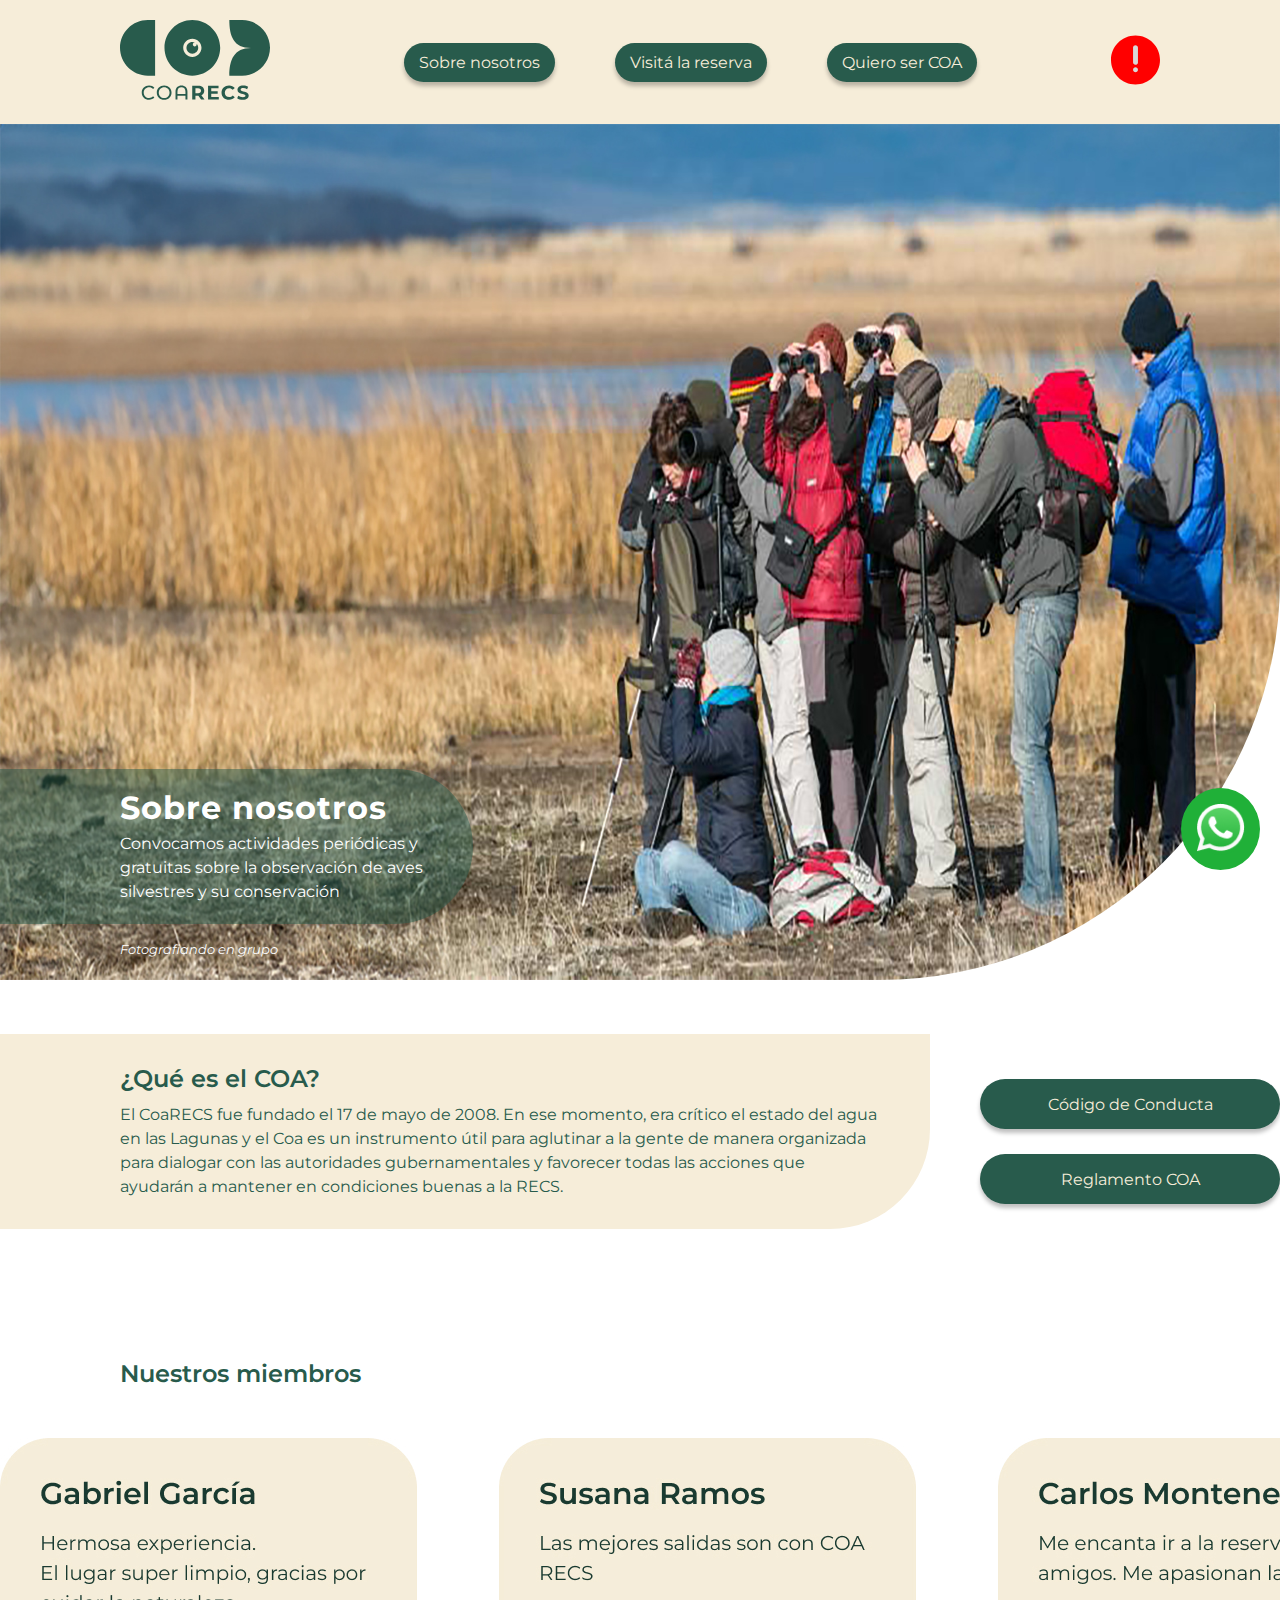
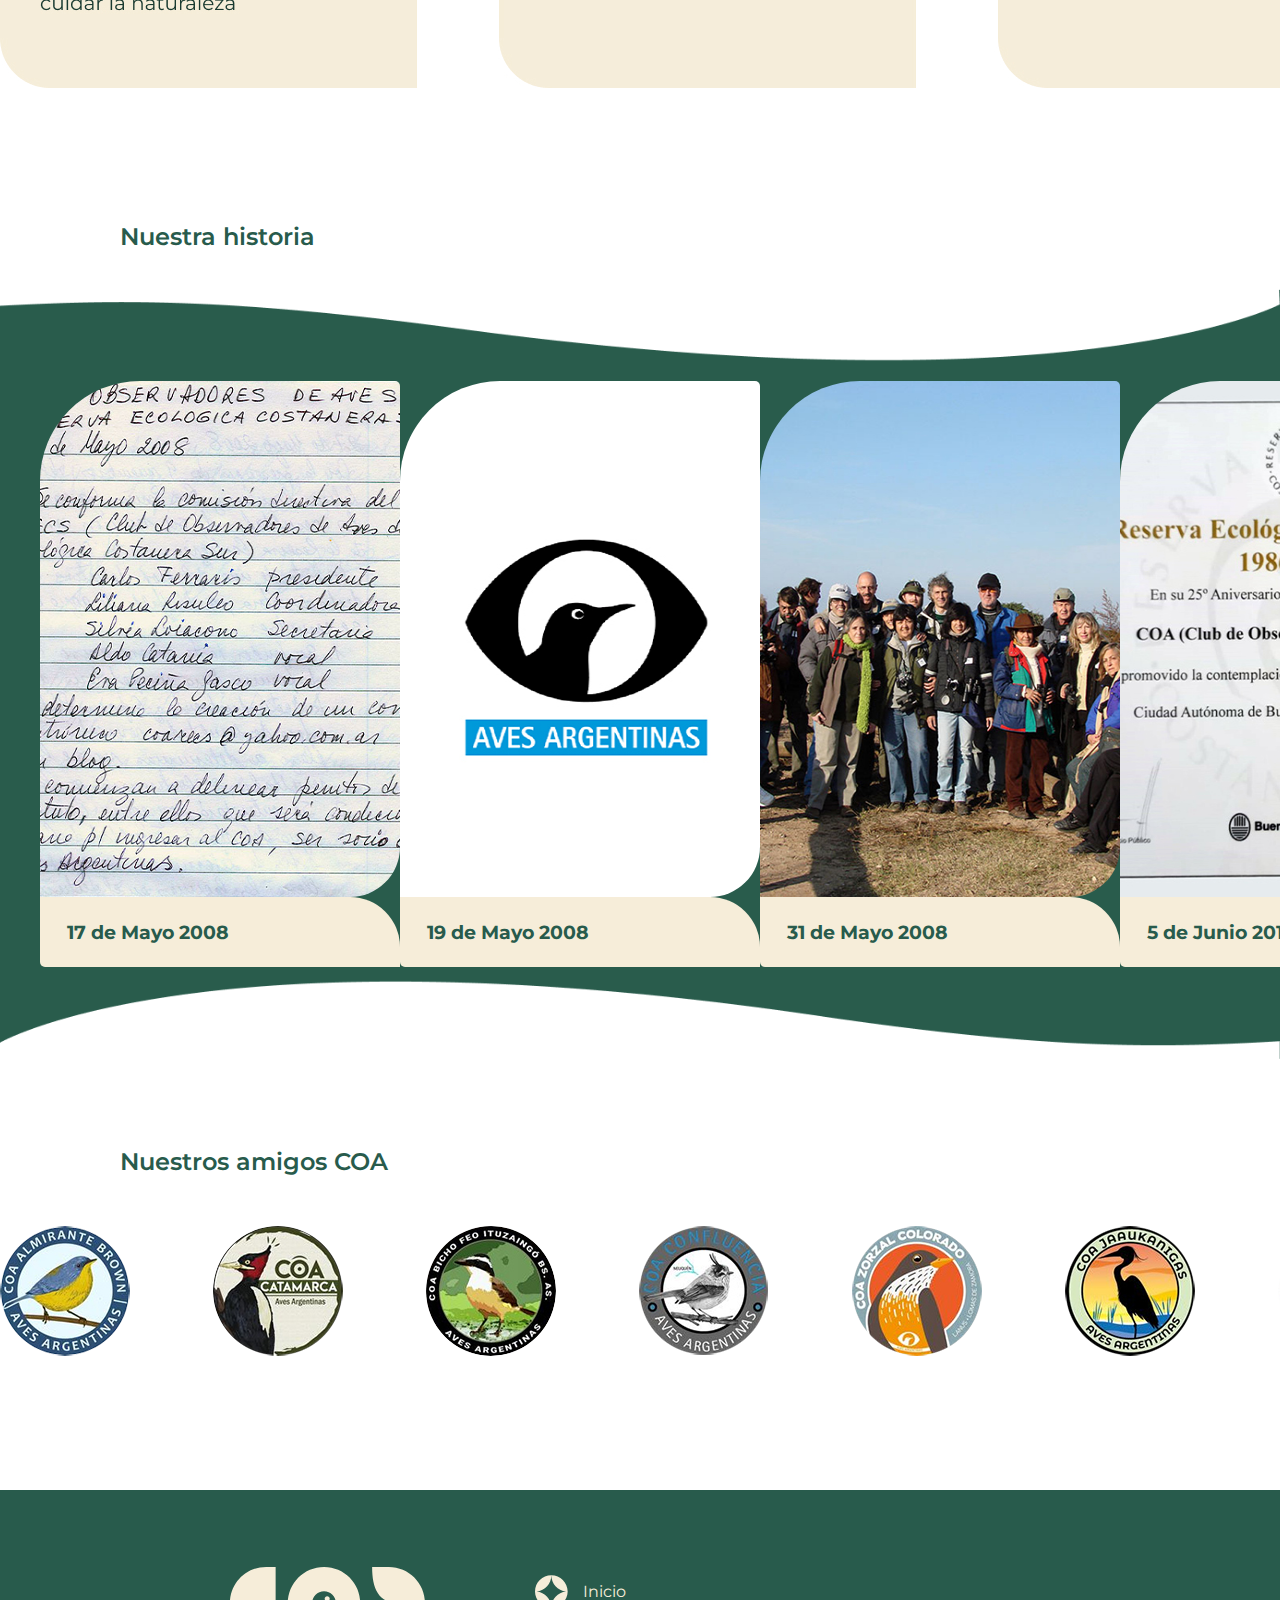
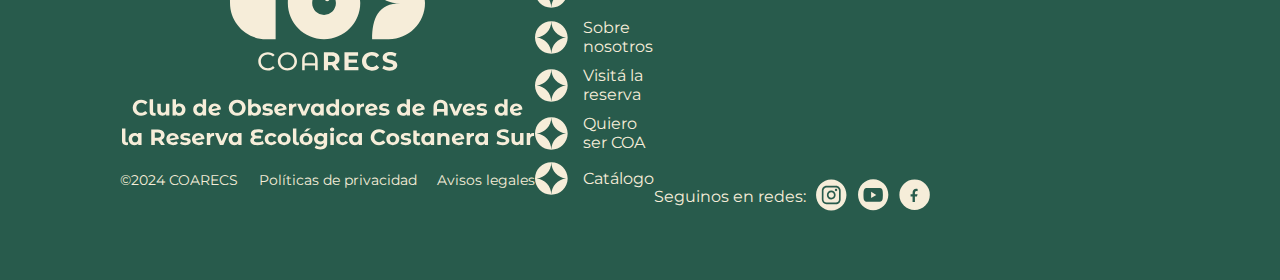
<file: sobrenosotros.html>
<!DOCTYPE html>
<html>
<head>
    <meta charset="utf-8"/>
    <title>coarecs-g4</title>
    <link href="estilos.css" rel="stylesheet" type="text/css"/>
    <link rel="shortcut icon" href="img/favicon.svg" type="image/x-icon">
</head>
<body>
    <header>
        <nav class= "botonera">
            <a href="index.html"><img src="img/svg/isologotipo.svg" width="150px" height="80px" alt="isologo" class="isologo"></a>
            <ul>
                <li><a href= "sobrenosotros.html">Sobre nosotros</a></li>
                <li><a href="visita-la-recs.html">Visitá la reserva</a></li>
                <li><a href="inscripcion.html">Quiero ser COA</a></li>
            </ul>
            <!--input oculto-->
            <div class="alert-container">
                <input type="checkbox" id="alert-toggle" class="alert-toggle">
                <label for="alert-toggle" class="alert-button">
                    <img src="img/svg/advertencias.svg" alt="boton de alerta">
                </label> 
                <div class="alerta-del-nav">
                    <div class="alert-box">
                        <p class="alert-title">ATENCIÓN</p>
                        <p>Toda actividad se suspende por fuertes lluvias</p>
                    </div>
                    <div class="horarios-box">
                        <p class="horarios-title">HORARIOS</p>
                        <p>Lunes a domingos<br>10 hs a 18.30 hs</p>
                        <p>ENTRADA LIBRE Y GRATUITA</p>
                    </div>
                </div>
            </div>
        </nav>
    </header>
    <main>
        <!-- wapp -->
        <a href="https://whatsapp.com/channel/0029Vaj1EEw1Hsq1kCZibK2K" target="_blank"><button class="btn-flotante"><img src="img/svg/wpp.png" width="49px" height="49px" alt="whatsapp"></button></a>
        <section>
            <!--SLIDER GENERAL-->
            <div class="slider-general">
                <ul class="slide-portada">
                    <li><img src="img/slider/coa/grupo-campo.jpg" width="1920px" height="856px" alt="fotografia de gente en grupo con cámaras"> <p class="bajada-slider">Fotografiando en grupo</p></li>
                    <li><img src="img/slider/coa/mujer.jpg" width="1920px" height="856px" alt=" mujer mirando el cielo"> <p class="bajada-slider">Mujer supervisando aves</p></li>
                    <li><img src="img/slider/coa/grupo-reserva.jpg" width="1920px" height="856px" alt="grupo fotografiando aves"> <p class="bajada-slider">Grupo fotografiando aves</p></li>
                    <li><img src="img/slider/coa/hombre.jpg" width="1920px" height="856px" alt="hombre con camara fotográfica"><p class="bajada-slider">Hombre fotografiando aves</p></li>
                </ul>
                <div class="pastilla-slider">
                    <h1>Sobre nosotros</h1>
                    <p>Convocamos actividades periódicas y<br> gratuitas sobre la observación de aves<br> silvestres y su conservación</p>
                </div>
            </div>

        </section>
        <div class="container">
            <div class="container-cremita">
                <h2>¿Qué es el COA?</h2>
                <p>El CoaRECS fue fundado el 17 de mayo de 2008. En ese momento, era crítico el estado del agua en las Lagunas y el Coa es un instrumento útil para aglutinar a la gente de manera organizada para dialogar con las autoridades gubernamentales y favorecer todas las acciones que ayudarán a mantener en condiciones buenas a la RECS.</p>
            </div>
            <div class="botones-pdf">
                <a href="img/sobre-nosotros/manual_normas.pdf" target="_blank" class="button">Código de Conducta</a>
                <a href="img/sobre-nosotros/coa_reglamento_interno.pdf" target="_blank" class="button">Reglamento COA</a>
            </div>
        </div>
        <!-- comentarios -->
        <section class="slider-comentarios">
            <h2>Nuestros miembros</h2>
            <div class="slide-track">
                <div class="slide-general">
                    <img src="img/scroll_comentarios.jpg" alt="tira de comentarios">
                </div>
                <div class="slide-general">
                    <img src="img/scroll_comentarios.jpg" alt="tira de comentarios">
                </div>
                <div class="slide-general">
                    <img src="img/scroll_comentarios.jpg" alt="tira de comentarios">
                </div>
                <div class="slide-general">
                    <img src="img/scroll_comentarios.jpg" alt="tira de comentarios">
                </div>
                <div class="slide-general">
                    <img src="img/scroll_comentarios.jpg" alt="tira de comentarios">
                </div>
                <div class="slide-general">
                    <img src="img/scroll_comentarios.jpg" alt="tira de comentarios">
                </div>
                <div class="slide-general">
                    <img src="img/scroll_comentarios.jpg" alt="tira de comentarios">
                </div>
            </div>
        </section>
        <!-- LINEA DE TIEMPO -->
        <h2>Nuestra historia</h2>
        <section class="cardcontenedor">
            <img class="banda" src="img/la-reserva/fondo-onda-verde.png" width="1920px" alt="banda-verde">
            <div class="cardpajaros">
                <div class="card">
                    <img src="img/linea-de-tiempo/hoja.jpg" width="390px" height="520px" alt="hoja">
                    <div class="card__contenido">
                        <p class="card__linea">Creación COA RECS</p>
                    </div>
                </div>
                <div class="nombrelinea">
                    <h3>17 de Mayo 2008</h3>
                </div>
            </div>
            <div class="cardpajaros">
                <div class="card">
                    <img src="img/linea-de-tiempo/aves-arg.jpg" width="390px" height="520px" alt="aves argetinas">
                    <div class="card__contenido">
                        <p class="card__linea">Firma del convenio con Aves Argentinas</p>
                    </div>
                </div>
                <div class="nombrelinea">
                    <h3>19 de Mayo 2008</h3>
                </div>
            </div>
            <div class="cardpajaros">
                <div class="card">
                    <img src="img/linea-de-tiempo/linea3.jpg" width="390px" height="520px" alt="grupo de gente fotografiando">
                    <div class="card__contenido">
                        <p class="card__linea">Primer salida del COA RECS</p>
                    </div>
                </div>
                <div class="nombrelinea">
                    <h3>31 de Mayo 2008</h3>
                </div>
            </div>
            <div class="cardpajaros">
                <div class="card">
                    <img src="img/linea-de-tiempo/reconocimiento.jpg" width="390px" height="520px" alt="reconocimiento">
                    <div class="card__contenido">
                        <p class="card__linea">Entrega de reconocimiento</p>
                    </div>
                </div>
                <div class="nombrelinea">
                    <h3>5 de Junio 2011</h3>
                </div>
            </div>


        </section>
        <!-- miembros coa -->
        <section class="slider-comentarios">
            <h2>Nuestros amigos COA</h2>
            <div class="slide-track">
                <div class="slide-general">
                    <img src="img/sobre-nosotros/amigos_otros_coa.svg" alt="tira de amigos coa">
                </div>
                <div class="slide-general">
                    <img src="img/sobre-nosotros/amigos_otros_coa.svg" alt="tira de amigos coa">
                </div>
                <div class="slide-general">
                    <img src="img/sobre-nosotros/amigos_otros_coa.svg" alt="tira de amigos coa">
                </div>
                <div class="slide-general">
                    <img src="img/sobre-nosotros/amigos_otros_coa.svg" alt="tira de amigos coa">
                </div>
                <div class="slide-general">
                    <img src="img/sobre-nosotros/amigos_otros_coa.svg" alt="tira de amigos coa">
                </div>
                <div class="slide-general">
                    <img src="img/sobre-nosotros/amigos_otros_coa.svg" alt="tira de amigos coa">
                </div>
                <div class="slide-general">
                    <img src="img/sobre-nosotros/amigos_otros_coa.svg" alt="tira de amigos coa">
                </div>
            </div>
        </section>
    </main>
    <!--FOOTER-->
    <footer>
        <div>
            <img src="img/svg/logogeneral.svg" width="415px" height="186px" alt="logo+titulo">
            <ul class="legales">
                <li>©2024 COARECS</li>
                <li>Políticas de privacidad</li>
                <li>Avisos legales</li>
            </ul>
        </div>
        <div class="mapasitio">
            <ul>
                <li><img src="img/svg/estrellas.svg" width="33px" height="33px"><a href="index.html">Inicio</a></li>
                <li><img src="img/svg/estrellas.svg" width="33px" height="33px"><a href="sobrenosotros.html">Sobre nosotros</a></li>
                <li><img src="img/svg/estrellas.svg" width="33px" height="33px"><a href="visita-la-recs.html">Visitá la reserva</a></li>
                <li><img src="img/svg/estrellas.svg" width="33px" height="33px"><a href="inscripcion.html">Quiero ser COA</a></li>
                <li><img src="img/svg/estrellas.svg" width="33px" height="33px"><a href="catalogo.html">Catálogo</a></li>
            </ul>            
        </div>
        <div>
            <iframe src="https://www.google.com/maps/embed?pb=!1m18!1m12!1m3!1d3283.866986592482!2d-58.354782323360894!3d-34.60752485770075!2m3!1f0!2f0!3f0!3m2!1i1024!2i768!4f13.1!3m3!1m2!1s0x95a3351f97fbdf97%3A0xc0a4d539dc2254f!2sReserva%20Ecol%C3%B3gica%20Costanera%20Sur!5e0!3m2!1ses-419!2sar!4v1729278855101!5m2!1ses-419!2sar" width="550px" height="220px" style="border:0;" allowfullscreen="" loading="lazy" referrerpolicy="no-referrer-when-downgrade"></iframe>

            <div class="redes">
                <p>Seguinos en redes:</p>
                <a href="https://www.instagram.com/coarecs/" target="_blank"><img src="img/svg/ig.svg" alt="instagram"></a>
                <a href="https://www.youtube.com/watch?v=ebSASzNQS1Q" target="_blank"><img src="img/svg/youtube.svg" alt="youtube"></a>
                <a href="https://www.facebook.com/grupocoarecs" target="_blank"><img src="img/svg/face.svg" alt="facebook"></a>
            </div>
        </div>
    </footer>
    <!--FIN DE FOOTER-->
</body>
</html>
</file>
<file: estilos.css>
@charset "utf-8";
@import url('https://fonts.googleapis.com/css2?family=Montserrat:ital,wght@0,100..900;1,100..900&display=swap');
@import url('https://fonts.googleapis.com/css2?family=Montserrat+Alternates:ital,wght@0,100;0,200;0,300;0,400;0,500;0,600;0,700;0,800;0,900;1,100;1,200;1,300;1,400;1,500;1,600;1,700;1,800;1,900&display=swap');

*{
    margin: 0;
    padding:0;
    text-decoration: none;
    font-family: "montserrat";
    list-style: none;
    box-sizing: border-box;
}

/* --------------- slide general automatico ------------ */
.slider-general {
    width: 100%;
    height: auto;
    overflow: hidden;
    position: relative;
}
.slide-portada {
    display: flex;
    animation: slider 20s infinite ease-in-out;
    width: 400%;
}
.slider-general li{
    list-style: none;
    width: 100%;
}
.slider-general img{
    border-radius: 0px 0px 400px 0px;
    width: 100%
}
@keyframes slider {
    0%{margin-left: 0%;}
    20% {margin-left: 0%;}

    25%{margin-left: -100%;}
    45% {margin-left: -100%;}

    50%{margin-left: -200%;}
    70% {margin-left: -200%;}

    75%{margin-left: -300%;}
    95% {margin-left: -300%;}

    100% { transform: translateX(0); }
}

.bajada-slider {
    font-style: italic;
    font-size: 0.8em;
    position: absolute;
    bottom: 10px;
    padding-left: 120px;
    bottom: 25px;
}

.pastilla-slider {
    max-width: fit-content;
    width: 100%;
    height: auto;
    background-color: rgba(40, 91, 76, 0.5);
    gap: 5px;
    border-radius: 0px 100px 100px 0px;
    padding-left: 120px;
    padding: 20px 50px 20px 120px;
    display: flex;
    flex-direction: column;
    position: absolute;
    bottom: 60px;
}

.pastilla-slider p, .pastilla-slider h1, .bajada-slider {
    color: white;
}

/* -------------------------- botonera -------------------------*/
.botonera {
    display: flex;
    justify-content: space-between;
    width: 100%;
    background-color: #F6EDD9;
    padding: 20px 120px;
    align-items: center;
}

.botonera ul {
    display: flex;
    gap: 60px;
}
.botonera li {
    border-radius: 25px;
    background-color: #285B4C;
    box-shadow: 0px 4px 4px rgba(0, 0, 0, 0.25);
    color: #F6EDD9;
    padding: 10px 15px;
}
.botonera li a{
    color: inherit;
    text-decoration: none;
}
.botonera li:hover {
    background-color:#A0B210;
}

.menu-derecho {
    display: flex;
    align-items: center;
    width: 100%;
    justify-content: space-between;
}

.menu-derecho input {
    display: none;
}

/* ------------------- estilos de H ------------------- */
h1 {
    font-size: 2em;
    color: #fff;
    font-weight: 700;
    letter-spacing: 1px;
    line-height: 1.2em;
} /* solo titulo slider general*/

h2 {
    color: #285B4C;
    font-weight: 600;
    font-size: 1.5em;
    padding: 10px 0px;
    padding: 0px 0px 30px 120px;
} /* subtitulos */

h4 {
    font-size: 0.7em;
    color: #F6EDD9;
    font-weight: 500;
} /*footer*/

h4:hover {
    color: #A0B210;
} /*footer*/

h5 {
    font-size: 3em;
} /*titulo + grande*/

h6 {
    font-weight: 600;
    color: #285B4C;
    font-size: 1em;
    line-height: 1.5em;
    padding: 10px 0px;
}

/* ----------------------- BOTONES --------------------*/
.botones-pdf a {
    width: 300px;
    height: 50px;
    border-radius: 25px;
    background-color: #285B4C;
    box-shadow: 0px 4px 4px rgba(0, 0, 0, 0.25);
    color: #F6EDD9;
    padding: 10px 15px;
    display: flex;
    flex-direction: column;
    justify-content: center;
    align-items: center;
    margin: 25px 0px;
}

.botones-pdf a:hover {
    background-color: #A0B210;
}

/*------------ CONTENEDOR CREMITA ------------- */
.container{
    display: flex;
    gap: 50px;
    align-items: flex-end;
    margin: 50px 0px;
}

.container-reserva {
    display: flex;
    gap: 50px;
    align-items: flex-end;
    margin: 0;
}

.container-cremita {
    background-color: #F6EDD9;
    max-width: 950px;
    max-height: fit-content;
    border-bottom-right-radius: 100px;
    padding: 30px 50px 30px 120px;
}

.container-cremita h2 {
    padding: 0px 0px 10px 0px;
}

/* ------------------------- WHATSAPP -------------------*/
.btn-flotante{
    z-index: 1;
    position: fixed;
    bottom: 30px;
    right: 20px;
    cursor: pointer;
    border-radius: 100%;
    border: 15px solid #20B038;
    background-color: #20B038;
    transition: transform 0.3s ease, box-shadow 0.3s ease;
}

/* Animación al pasar el mouse */
.btn-flotante:hover {
    transform: scale(1.1);
    box-shadow: 0px 6px 12px rgba(0, 0, 0, 0.4);
}

/* ------------------------ INDEX ----------------------*/

/* novedades */
.novedades{
    margin: 0px 120px;
}

.nov-cont {
    display: flex;
    margin-top: 20px;
    gap: 40px;
}

.cont-izq, .cont-centro, .cont-der {
    display: flex;
    flex-direction: column;
    background-color: #F6EDD9;
    padding: 40px 40px 50px 40px;
    background-color: #F6EDD9;
}

.cont-izq {
    border-radius: 5px 5px 5px 100px;
}

.cont-centro {
    border-radius: 5px 5px 100px 100px;
}

.cont-der {
    border-radius: 5px 5px 100px 5px;
}

.nov-cont-img {
    width: 100%;
    height: auto;
}

p {
    font-size: 1em;
    color: #285B4C;
    font-weight: 400;
    line-height: 1.5em;
}

/* guia de aves-Index / mara */ 
.catalogo-index {
    display: flex;
    flex-direction: column;
    gap: 30px;
    margin: 0px 120px;
}

.catalogo-index .cardcontenedor {
    margin: 0;
    justify-content: space-between;
}

.cards-index {
    display: flex;
    justify-content: space-between;
}

.vermas {
    background-color: #285B4C;
    border-radius: 25px;
    box-shadow: 0px 4px 4px rgba(0, 0, 0, 0.25);
    padding: 10px 15px;
    max-width: fit-content;
    align-self: end;
}

.vermas a {
    color: #F6EDD9;
}

.vermas:hover {
    background-color: #A0B210;
}

/*preguntas*/
.preguntas {
    display: flex;
    flex-direction: column;
    gap: 30px;
    align-items: center;
}

details {
    width: 100%;
    max-width: 1200px;
    height: auto;
    border-radius: 5px 5px 30px 30px;
    background: #F6EDD9;
    box-shadow: 5px 6px 4px 0px rgba(40, 91, 76, 0.20);
    padding: 15px 20px;
}

summary {
    display: flex;
    align-items: center;
    width: 100%;
    height: auto;
    cursor: pointer;
    justify-content: space-between;
    transition: margin 1000ms cubic-bezier(0.25, 0.46, 0.45, 0.94);
}

summary h2 , .respuesta h2 , .contenedor-agradecer h2 {
    padding: 0;
}

.flecha-preg {
    background-image: url(img/svg/flecha-preguntas.svg);
    border: none;
    width: 25px;
    height: 15px;
    transition: transform 200ms ;
    background-repeat: no-repeat;
    background-color: #F6EDD9;
    background-size: cover;
}

.respuesta li {
    color: #285B4C;
    font-size: 1em;
    display: flex;
    align-items: baseline;
    gap: 10px;
}
.respuesta li h6{
    padding: 0px;
} 

details[open] summary .flecha-preg {
    transform: rotate(180deg);
}
details[open] summary {
    margin-bottom: 10px;
}

/*datos-grid*/
.grid {
    display: grid;
    grid-template: 1fr 1fr / 1fr 1fr 1fr 1fr;
    grid-column-gap: 40px;
    text-align: center;
    margin: 0px 120px;
}

.grid-pasarelas, .historia, .grid-pajaros, .grid-fotog {
    background-color: #285B4C;
    display: flex;
    flex-direction: column;
    justify-content: center;
    width: 100%;
    height: auto;
}

.grid-pasarelas h5, .grid-pasarelas p, .grid-fotog h5, .grid-fotog p {
    color: #F6EDD9;
}

.grid-pasarelas, .grid-fotog {
    background-color: #285B4C;
}

.historia, .grid-pajaros{
    background-color: #F6EDD9;
}
.historia h5, .historia p, .grid-pajaros h5, .grid-pajaros p {
    color: #285B4C;
}

.grid-pasarelas {
    border-radius: 5px 5px 100px 0px;
}

.historia {
    border-radius: 5px 5px 0px 100px;
}

.grid-pajaros {
    border-radius: 100px 0px 100px 5px;
}

.grid-fotog {
    border-radius: 0px 100px 5px 100px;
}

.img-1 {
    border-radius: 0px 100px 5px 5px;
    max-width: 100%;
    height: auto;

}

.img-2 {
    border-radius: 100px 0px 5px 5px;
    max-width: 100%;
    height: auto;
}

.img-3 {
    border-radius: 100px 100px 0px 100px;
    max-width: 100%;
    height: auto;
}

.img-4 {
    border-radius: 100px 100px 100px 0px;
    max-width: 100%;
    height: auto;
}

/*frase*/

.frase {
    background-image: url("./img/index/frase.jpg");
    min-height: 960px;
    background-size: cover;
    background-position: center;
    display: flex;
    justify-content: center;
    align-items: center;
}

.frase h5 {
    color: #285B4C;
    text-align: center;
}

/* -------------------------- footer ---------------------------- */
footer{
    display: flex;
    width: 100%;
    background-color: #285B4C;
    justify-content: space-between;
    padding: 50px 120px;
    align-items: center;
}

.redes {
    display: flex;
    gap: 20px;
    align-items: center;
    padding: 15px 0px;
}

.redes p {
    color: #F6EDD9;
}

.mapasitio a {
    color: #F6EDD9;
}

.mapasitio a:hover {
    color:#A0B210
}

.mapasitio ul {
    display: flex;
    gap: 10px;
    flex-direction: column;
}

.mapasitio ul li {
    display: flex;
    align-items: center;
    gap: 15px;
}

.legales {
    display: flex;
    justify-content: space-between;
    padding: 15px 0px;
    font-size: 0.9em;
    color:#F6EDD9;
    font-weight: 400;
}
/*----------------------------------------------------inicio de catálogo parajos*/
.cardcontenedor{
    margin: 100px 40px;
    display: flex;
    justify-content: space-evenly;
    align-items: center;
}
.card {
    position: relative;
    width: 360px;
    height: 516px;
    border-radius: 100px 5px 50px 0px;
    display: flex;
    align-items: center;
    justify-content: center;
    overflow: hidden;
    perspective: 1000px;
    transition: all 0.6s cubic-bezier(0.175, 0.885, 0.32, 1.275);
}
.card img {
    width: 360px;
    transition: opacity 1.2s ease, transform 1.2s ease;
}
.card:hover {
    transform: scale(1);
    box-shadow: 0 8px 16px rgba(255, 255, 255, 0.2);
    opacity: 80%;
}
.card__contenido, .card__linea {
    position: absolute;
    top: 0;
    left: 0;
    width: 100%;
    height: 100%;
    padding: 20px;
    box-sizing: border-box;
    opacity: 0; /* Oculto inicialmente */
    transition: background-color 0.6s ease; /* Transición para opacidad y fondo */
}
.card:hover .card__contenido {
    background-color: #f6edd9b6;  /*color de fondo hover*/
    opacity: 1; /* Se muestra lentamente */
}
.card:hover img {
    border-radius: 100px 5px 50px 0px;
    opacity: 100%; /* Imagen se desvanece lentamente */
    transform: scale(1); /* Mantiene el tamaño para evitar cambios bruscos */
}
.card__descripcion {
    display: flex;
    justify-content: center;
    padding: 15px;
    color: #285B4C;
    font-weight: 650;
    align-content: center;
    margin: 25px 0px;
}
.nombrepajaro{
    display: flex;
    width: 360px;
    height: 70px;
    padding: 28px 30px 28px 27px;
    justify-content: space-between;
    align-items: center;
    flex-shrink: 0;
    border-radius: 0px 50px 0px 5px;
    background-color: #285B4C;
    color: #F6EDD9;
}
.cardpajaros{
    z-index: 10;
}
.nombrelinea{  /*---------------------------------------HOVER SOBRE NOSOTROS*/
    display: flex;
    width: 360px;
    height: 70px;
    padding: 28px 30px 28px 27px;
    justify-content: space-between;
    align-items: center;
    border-radius: 0px 50px 0px 5px;
    background-color: #f6edd9;
    color: #285B4C;
}
.card__linea{
    color: #f6edd9;
    font-size: 1.3em;
    font-weight: 600;
    display: flex;
    justify-content: center;
    align-items: center;
}
.card:hover .card__linea{
    background-color: #285b4cc2;  /*color de fondo hover*/
    opacity: 1; /* Se muestra lentamente */
}
.banda{  /*------------------------------------------BANDA VERDE*/
    position: absolute;
    width: 100%;
    height: 770px;
    z-index: 0;
}
/*------------------------------------------------------boton audio*/
.toggleSwitch {
    width: 50px;
    height: 50px;
    position: relative;
    display: flex;
    align-items: center;
    justify-content: center;
    border-radius: 50%;
    cursor: pointer;
    transition-duration: .3s;
    box-shadow: 2px 2px 10px rgba(0, 0, 0, 0.13);
    overflow: hidden;
}
.hidden {
    display: none;
}
.bell {
    width: 18px;
}
.bell path {
    fill: #F6EDD9;
}
.speaker {
    width: 100%;
    height: 100%;
    display: flex;
    align-items: center;
    justify-content: center;
    z-index: 2;
    transition-duration: .3s;
}
.speaker svg {
    width: 18px;
}
.mute-speaker {
    position: absolute;
    width: 100%;
    height: 100%;
    display: flex;
    align-items: center;
    justify-content: center;
    opacity: 0;
    z-index: 3;
    transition-duration: .3s;
}
.mute-speaker svg {
    width: 18px;
}
#checkboxInput:checked +.toggleSwitch .speaker {
    opacity: 0;
    transition-duration: .3s;
}
#checkboxInput:checked +.toggleSwitch .mute-speaker {
    opacity: 1;
    transition-duration: .3s;
}
#checkboxInput:active + .toggleSwitch {
    transform: scale(0.7);
}
/*---------------------------------------------------------fin boton audio*/
.registros p{
    color: #285B4C;
    text-align: center;
    font-family: "Montserrat";
    font-size: 1.5em;
    font-style: normal;
    font-weight: 500;
    border-radius: 100px;
    background: #F6EDD9;
    width: 50%;
    padding: 10px;
    margin: 40px 0px;
    
}
.registros{
    display: flex;
    justify-content: center;
}

/* -------------------- la-reserva ---------------- */
video {
    border-bottom-right-radius: 400px;
    width: 100%; /*se agrego width por el scroll horizontal*/
}
.ubicacion-recs {
    width: 820px;
    height: 130px;
    background-color: #F6EDD9;
    border-bottom-right-radius: 100px;
    display: flex;
    padding: 5px 50px 5px 120px;
    justify-content: center;
    align-items: center;
    margin-top: 15px;
}

.secciones-ubicacion , .mapa-recs , .secciones-circuitos , .secciones-consejos , .secciones-recomendaciones , .novedades ,
.catalogo-index , .preguntas , .grid , .frase {
    padding:90px 0px;
}

.mapa-recs {
    display: flex;
    justify-content: center;
}
.secciones-consejos {
    z-index: 10;
}
.consejos .banda{
    z-index: -1;
}
.secciones-consejos ul {
    display: flex;
    margin-top: 60px;
    justify-content: space-evenly;
}

.secciones-consejos h2 {
    color: #F6EDD9;
    margin-top: 25px;
}

.secciones-consejos li {
    display: flex;
    flex-direction: column;
    align-items: center;
    margin-top: 50px;
}

.tip-consejo h2 {
    padding: 0;
}

.secciones-recomendaciones {
    display: flex;
    flex-direction: column;
    margin-top: 60px;
}

.contenedor-recomendaciones {
    display: flex;
    justify-content: space-between;
    align-items: end;
}

.secciones-recomendaciones h1 {
    padding-left: 120px;
}

.secciones-recomendaciones li {
    color: #285B4C;
    list-style: disc;
    list-style-position: inside;
    line-height: 1.7em
}

.recomendaciones {
    background-color: #F6EDD9;
    width: 750px;
    height: 300px;
    border-bottom-right-radius: 100px;
    padding: 5px 50px 5px 120px;
    margin-top: 15px;
    display: flex;
    flex-direction: column;
    justify-content: center;
}

/*-----------------------------------------------------------ANTO*/
/*-------------------------------FORMULARIO COA RECS*/
.pajaritoform {
    display: flex;
    position: absolute;
    right: 0;
    padding: 20px;
}
.pajaritoform {
    animation: subirBajar 2s ease-in-out infinite;
}
    /* Animación de subir y bajar */
@keyframes subirBajar {
    0%, 100% { transform: translateY(0); }
    50% { transform: translateY(-20px); }
}
.formulario{
    display: flex;
    flex-direction: column;
    align-items: center;
    padding: 80px 170px;
}
.form-titulo{
    color: #285B4C;
    text-align: center;
    padding: 20px 20px 60px 20px;
    font-size: 30px;
    font-style: normal;
    font-weight: 700;
    line-height: 38px;
}
form {
    padding-top: 20px;
    display: flex;
    flex-direction: column;
    align-items: stretch;
    width: 100%;
    max-width: 1000px;
}
input {
    background-color: #f6edd9a3;
    border-radius: 15px;
    width: 100%;
    padding: 20px;
    border: none;
    margin: 10px 0px 40px;
}
.label {
    margin-left: 10px;
    color: #285B4C;
    font-weight: 500;
}
.form-doscolumnas {
    display: flex;
    flex-direction: row;
    width: 100%;
    justify-content: space-between;
    gap: 20px;
}
.columnas-form{
    width: 100%;
}
.submit{
    background-color: #285B4C;
    color: #f6edd9;
    font-weight: 500;
    margin: auto;
    padding: 20px 50px;
    cursor: pointer;
    display: flex;
    max-width: fit-content;
    border-radius: 180px;
}
.submit:active{
    background-color: #A0B210;
    color: #285B4C;
}
/*-------------------------------------SLIDER INFINITO ILUSTRACIONES*/
.slider{
    overflow: hidden;
    padding: 0px;
}
.slider .slide-track{
    display: flex;
    animation: scroll 50s linear infinite;
    width: calc(1000px * 14);
    -webkit-animation: scroll 50s linear infinite;
}
.slider .slide{
    width: 2000px;
    height: 57.2px;
}
.slider .slide img{
    width: 100%;
}
@keyframes scroll{
    0%{
        transform: translate(0);
        -webkit-transform: translateX(0);
    }
    100%{
        transform: translateX(calc(-200px * 7));
        -webkit-transform: translateX(calc(-200px * 7));
    }
}
/*-----------------------------------Fin de SLIDER INFINITO ILUSTRACIONES*/

/* -----------------------------------GALERIA*/
.galeria {
    display: flex;
    justify-content: space-evenly;
    padding: 0px 35px 50px 35px;
}
.g-circuito img {
    border-radius: 40px;
    margin: 20px 12px;
    border: 1px solid #A0B210;
    box-shadow: 0 0 5px #285B4C;
    padding: 20px;
}
.g-circuito img:hover {
    transform: scale(1.1);
}
/* galeria circuitos */
#galeria{
    display: none;
    width: 100%;
    justify-content: center;
    height: 100vh;
    position: fixed;
    top: 0;
    z-index: 10;
    background-color: white;
}
/*galeria oculta*/
#galeria-oculta {
    width: 60%;
    max-width: 1200px;
    overflow: hidden;
    z-index: 20;
}
.fraccion-galeria{
    display: flex;
    align-items: center;
    background-repeat: no-repeat;
    background-position: center;
    background-size: contain;
    height: 100vh;
    justify-content: space-around;
}
.contenedor-galeria-p{
    display: flex;
    height: 100%;
    font-size: 2em;
    font-weight: 500;
    align-items: flex-end;
    margin-bottom: 150px;
}
.fraccion-galeria img {
    transition: filter 0.4s ease, transform 0.5s ease;
    cursor: pointer;
}
.fraccion-galeria a:first-child {
    margin-top: 700px;
    margin-right: 10px; /*margen de flecha*/
}
.fraccion-galeria a:last-child {
    margin-top: 700px;
    margin-left: 10px; /*margen de flecha*/
}
.close {
    position: absolute;
    top: 10px;
    right: 2%;
}
.primer-ultima-flecha {
    visibility: hidden;
}
/* imágenes galeria oculta */
#foto-1 {
    background-image: url("img/la-reserva/circuito-humedales.svg");
}
#foto-2 {
    background-image: url("img/la-reserva/circuito-rio.svg");
}
#foto-3 {
    background-image: url("img/la-reserva/circuito-paisajes.svg");
}
#foto-4 {
    background-image: url("img/la-reserva/circuito-grande.svg");
}
.titulo-mapa h2 {
    padding: 50px 0px 50px 120px;
    font-size: 1.5em;
    color: #285B4C;
    font-weight: 700;
}
.item-circuitos {
    display: flex;
    gap: 5px;
    align-items: center;
}
.info-circuitos {
    background-color: #F6EDD9;
    padding: 25px 15px 15px 15px;
    border-radius: 0px 0px 25px 25px;
    width: 100%;
}
.circuitos h2 {
    padding: 0px;
    color: #F6EDD9;
    background-color: #285B4C;
    border-radius: 25px;
    height: 35px;
    display: flex;
    justify-content: center;
    align-items: center;
    margin-top: 25px;
    position: relative;
    bottom: -15px;
}
/*-----------------------------------------------------------FIN DE GALERIA*/
.agradecer{
    display: inline-flex;
    margin: 50px;
    padding: 28px 187px 58px 187px;
    flex-direction: column;
    align-items: center;
    gap: 20px;
    border-radius: 260px 10px 200px 10px;
    background: #F6EDD9;
}
.agradecer h2{
    font-size: 2em;
}
.agradecer p{
    font-size: 1.2em;
}
.contenedor-agradecer{
    display: flex;
    justify-content: center;
}
/* ----------------------------------------------
---------------------------------------------- */
.contenedor-animacion {
    position: relative;
    width: 100px; /* Ajusta el tamaño según necesites */
    height: 100px;
    margin-bottom: 30px;
}

.bird-body {
    position: absolute;
    top: 60px;
    left: 50px;
    width: 100%;
    height: auto;
    animation: float 1s infinite ease-in-out;
}

.bird-wings {
    position: absolute;
    top: 0;
    left: 0;
    width: 100%;
    height: auto;
    animation: flapping 0.5s infinite step-start; /* Alternancia de alas */
}
.wings-down {
    animation-delay: 0s; /* Alas hacia abajo */
}
.wings-up {
    animation-delay: 0.25s; /* Alas hacia arriba */
    opacity: 0; /* Comienza invisible */
}
@keyframes flapping {
    0% {
        opacity: 1;
    }
    50% {
        opacity: 0;
    }
    100% {
        opacity: 1;
    }
}
@keyframes float {
    0%, 100% {
        transform: translateY(0);
    }
    50% {
        transform: translateY(-5px); /* Ajusta la altura del vuelo */
    }
}
.boton-volver{
    margin: 20px;
}
/*-----------------------------------------------------ESTO ES DE ANTO*/

/* --------------------------------------------------SLIDER COMENTARIOS Y AMIGOS COA*/
.slider-comentarios h2{ 
    padding-left: 120px;
    display: flex;
    padding-top: 80px; 
    margin-bottom: 20px; 
}
.slider-comentarios{
    overflow: hidden;
    margin: 50px 0px;
}
.slider-comentarios .slide-track{
    display: flex;
    animation: scroll 50s linear infinite;
    width: calc(1000px * 14);
    -webkit-animation: scroll 50s linear infinite;
    gap: 80px;
    margin-bottom: 80px;
}
@keyframes scroll{
    0%{
        transform: translate(0);
        -webkit-transform: translateX(0);
    }
    100%{
        transform: translateX(calc(-200px * 7));
        -webkit-transform: translateX(calc(-200px * 7));
    }
}
/*-----------------------------------Fin de SLIDER COMENTARIO Y AMIGOS COA*/
/* -------------------------------------------footer*/
footer{
    display: flex;
    width: 100%;
    background-color: #285B4C;
    justify-content: space-between;
    padding: 50px 120px;
    align-items: center;
}
.redes {
    display: flex;
    gap: 10px;
    align-items: center;
    padding: 15px 0px;
}
.redes p {
    color: #F6EDD9;
}
.mapasitio a {
    color: #F6EDD9;
}
.mapasitio a:hover {
    color:#A0B210
}
.mapasitio ul {
    display: flex;
    gap: 10px;
    flex-direction: column;
}
.mapasitio ul li {
    display: flex;
    align-items: center;
    gap: 15px;
}
.legales {
    display: flex;
    justify-content: space-between;
    padding: 15px 0px;
    font-size: 0.9em;
    color:#F6EDD9;
    font-weight: 400;
}



/* LINEA DE TIEMPO */
.linea_de_tiempo{
    background-color: #285B4C;
}
.seccion-linea {
    background-repeat: no-repeat;
    background-position: center;
    padding: 60px 120px;
    z-index: 10;
}
.seccion-linea h2 {
    color: #F6EDD9;
    z-index: 10;
}
.seccion-linea ul {
    display: flex;
    justify-content: space-between;
    z-index: 10;
}
.seccion-linea h2 {
    color: #F6EDD9;
    margin-top: 25px;
    z-index: 10;
}
.seccion-linea li {
    display: flex;
    flex-direction: column;
    align-items: center;
    margin-top: 50px;
    background-color: #F6EDD9;
    border-radius: 0px 50px 0px 50px;
    justify-content: space-between;
    padding-bottom: 20px;
    z-index: 10;
}
.seccion-linea img{
    border-radius: 0px 50px 0px 50px;
    z-index: 10;
}
.seccion-linea p{
    color:#18322a;
    font-weight: 600;
    font-size: 1em;
    padding: 20px 0px 0px 0px;
    z-index: 10;
}
/*------------- pop up del index ----------- */
/* Checkbox oculto para controlar el pop-up */
#galeria-popup{
    width: 40%;
    justify-content: center;
    align-items: center;
    display: block;
    justify-content: space-evenly;
}
#popup-toggle {
    display: none;
    z-index: 10;
}
.popup-overlay { 
    z-index: 100;
    position: fixed;
    width: 100vw;
    height: 100vh;
    padding-top: 50px;
    display: flex;
    align-items: center;
    justify-content: center;
    visibility: visible;
    transition:  0.3s ease, visibility 0.3s ease;
    background-color: #18322ac2;
}
.popup-index {
    background: #18322a;
    padding: 60px;
    border-radius: 18px;
    text-align: center;
    box-shadow: 0 4px 8px rgba(0, 0, 0, 0.2);
    display: flex;
    flex-direction: column;
}
.popup-index h2 {
    background: #f5f1dc;
    color: #18322a;
    padding: 10px;
    border-radius: 8px;
    font-size: 1.5em;
    margin: 0;
}
.close-popup-index {
    cursor: pointer;
    align-self: end;
    margin-bottom: 10px;
}
.close-popup-index:hover {
    color: #9fb21072;
}
/* Mostrar el overlay cuando tiene la clase 'active' */
.popup-overlay.active {
    opacity: 1;
    visibility: visible;
}
.calendar {
    display: grid;
    grid-template-columns: repeat(7, 1fr); /* 7 columnas, una por día */
    gap: 10px;
    max-width: 600px;
    margin: 0 auto;
    padding: 20px;
    border-radius: 8px;
    color: #f5f1dc;
}   
.day-name {
    font-weight: bold;
    text-align: center;
    padding: 10px;
    color: #b5c7b1;
}
.day {
    text-align: center;
    padding: 10px;
    background-color: #2a4b3d2e;
    border-radius: 4px;
}
.highlight {
    background-color: #A0B210;
    color: #fff;
}
.alert {
    background: #f6edd9;
    color: #ff0000;
    padding: 10px;
    border-radius: 8px;
    font-weight: bold;
    margin-top: 10px;
}
.icons {
    display: flex;
    justify-content: space-between;
    margin: 20px;
    gap: 10px;
    padding: 10px;
    margin-bottom: 20px; 
}
.icon {
    width: 50px; 
    height: 50px;
    background-color: #18322a; 
    display: flex;
    align-items: center;
    justify-content: center;
    border-radius: 8px; 
}



/*--------------------------------------------------------- es de ANTO----------------------------------POP UP ALERTA*/
.alert-toggle {
    display: none;
}
.alert-button img {
    cursor: pointer;
}
.alerta-del-nav {
    display: none;
    position: absolute;
    top: 90px; 
    right: 10px;
    background-color: #18322a; 
    border-radius: 15px;
    padding: 20px 10px;
    width: 320px;
    text-align: center;
    z-index: 10;
}
.alert-box, .horarios-box {
    background-color: #f5f1dc;
    border-radius: 15px;
    padding: 20px;
    width: 300px;
    text-align: center;
    margin-top: 20px;
}
.alert-box p, .horarios-box p {
    margin: 10px 0;
    color: #18322a;
}
.alert-box .alert-title {
    font-weight: bold;
    color: #d9534f; 
    margin-bottom: 10px;
}
.alert-box p {
    color: #d9534f;
    font-weight: bold; 
}
.horarios-title {
    font-weight: bold;
    color: #18322a; 
    margin-bottom: 10px;
}
/*menú de alerta cuando el checkbox está activado */
.alert-toggle:checked ~ .alerta-del-nav {
    display: block;
}

/*---------------------------------------------------------------------*/
@media only screen and (max-width: 750px) {

    .botonera {
        padding: 20px;
    }

    .menu-derecho {
        display: flex;
        align-items: center;
        gap: 45px;
        justify-content: flex-end;
    }

    .menu-derecho input {
        display: none;
    }

    #menu-nav {
        display: none;
        flex-direction: column;
        align-items: center;
        gap: 24px;
        width: 100%;
        height: 100vh;
        background-color: #F6EDD9;
        position: fixed;
        top: 0;
        right: 0;
        padding-top: 24%;
        transition: background 0.4s ease;
        z-index: 1;
    }
	#menu-nav li {
		display: flex;
        text-align: center;
        width: 250px;
        justify-content: center;
	}

    #menu-nav li a {      
        font-weight: 600;
    }

    .menu-icon {
		display: block;
		z-index: 1;
		background-image: url(img/svg/menu-hamburguesa.svg);
		background-size: cover;
		width: 33px;
		height: 33px;
		transition: background-image 0.4s ease;
	}

	#menu-toggle:checked + .menu-icon + #menu-nav {
		display: flex;
	}

	#menu-toggle:checked + .menu-icon {
        background-image: url(img/svg/cruz-menu.svg);
        width: 30px;
        height: 30px;
        position: fixed;
        right: 24px;
        z-index: 5;
    }
    /*--------------*/
    .pajaritoform {
        position: static;
        padding: 10px;
        display: flex;
        justify-content: center;
        width: 20%;
    }
    
    .formulario {
        padding: 30px 40px;
        width: 100%;
        box-sizing: border-box;
    }
    
    .form-titulo {
        font-size: 24px;
        padding: 15px;
        line-height: 30px;
    }

    input {
        padding: 15px;
        margin: 8px 0px 20px;
        box-sizing: border-box;
    }

    .form-doscolumnas {
        flex-direction: column;
        gap: 10px;
    }

    .submit {
        padding: 15px 30px;
        font-size: 1em;
        width: auto;
    }

    /* Slider */
    .slider {
        padding: 0;
        width: 100%;
        overflow: hidden;
    }

    .slider .slide-track {
        display: flex;
        animation: scroll 30s linear infinite;
        width: calc(500px * 14);
        box-sizing: border-box;
    }

    .slider .slide {
        width: 100%;
        max-width: 600px;
    }

    .slider .slide img {
        width: 100%;
        height: auto;
        display: block;
    }
    /*--------------*/
    .btn-flotante {
        padding: 15px ;
        background: none ;
        border: none ;
    }
    /*-------------*/
    footer {
        flex-direction: column;
        padding: 30px 20px;
        text-align: center;
    }

    iframe {
        display: none;
    }

    .redes {
        justify-content: center;
        gap: 30px;
    }

    .redes a img {
        width: 45px;
        height: auto;
    }

    .mapasitio ul {
        display: none;
    }

    .mapasitio img {
        width: 20px;
        height: 20px;
    }

    .mapasitio ul li {
        gap: 10px;
        text-align: center;
    }
}
</file>
